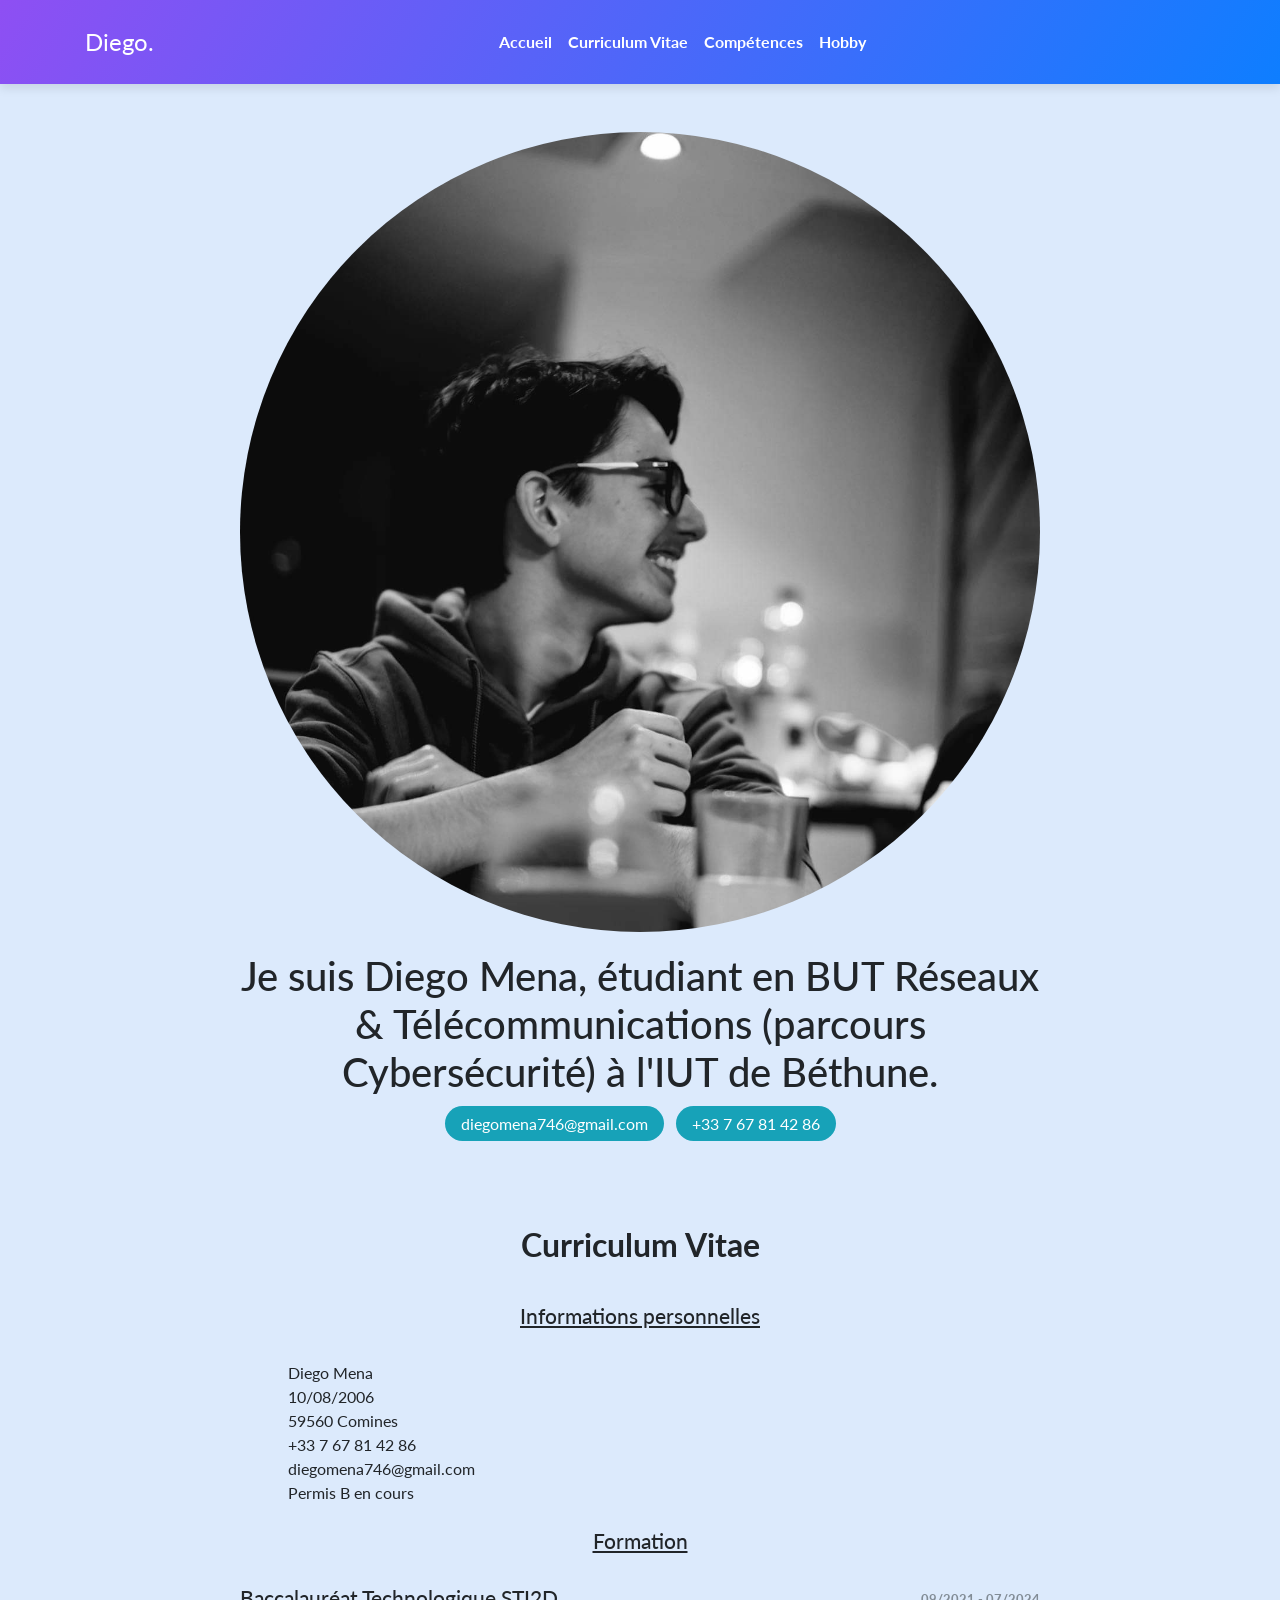
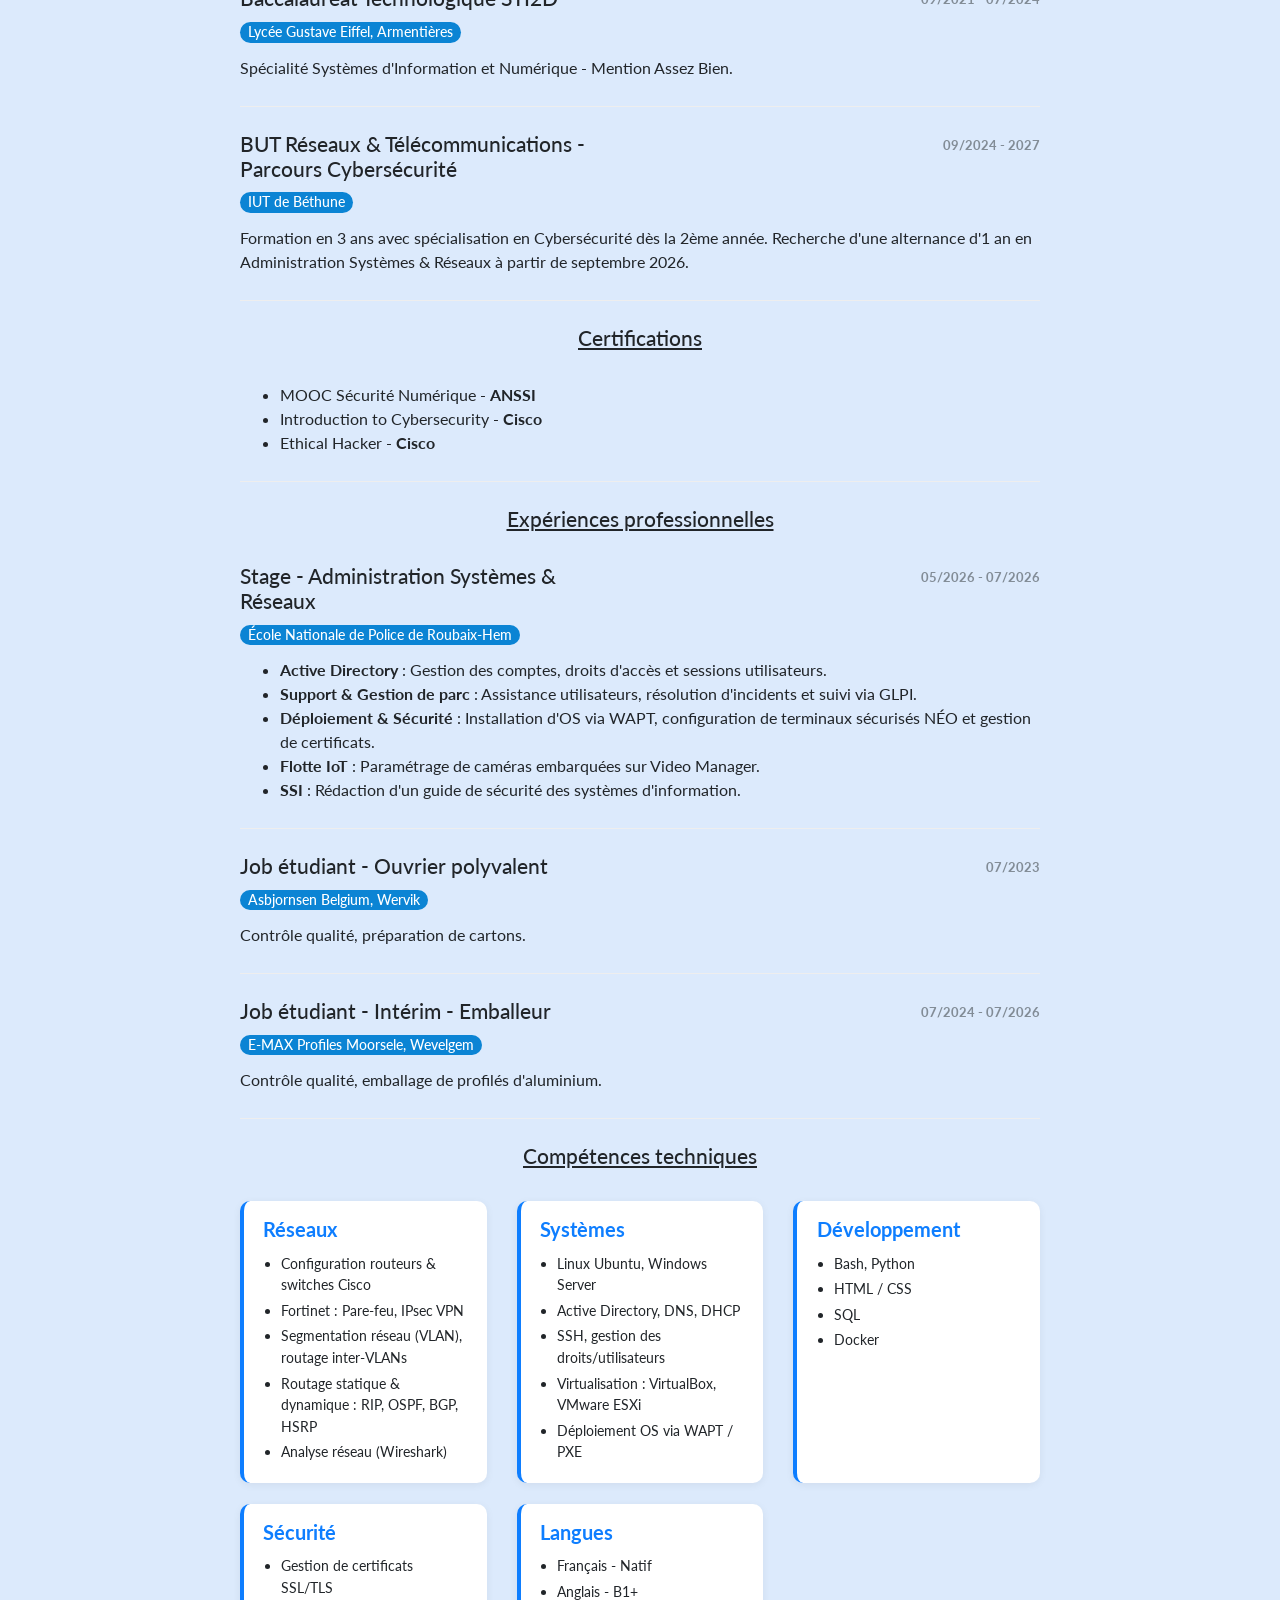
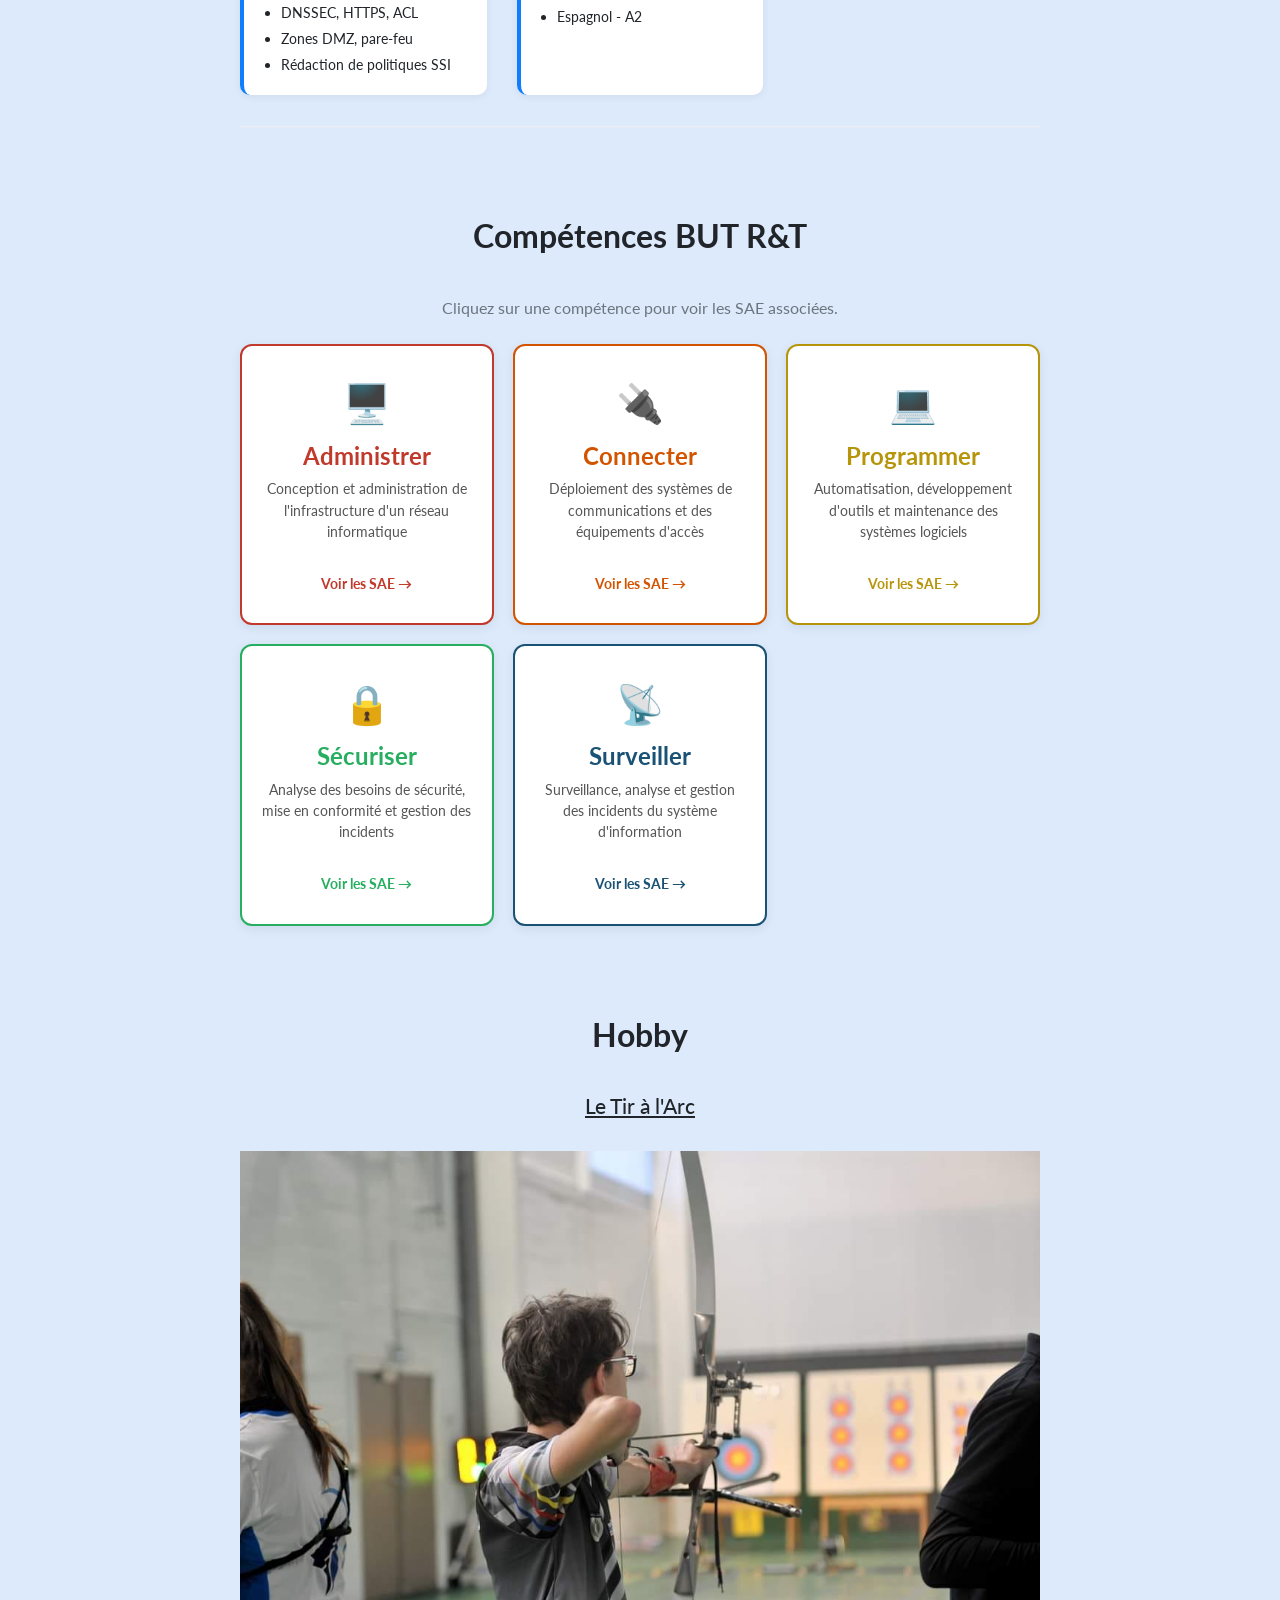
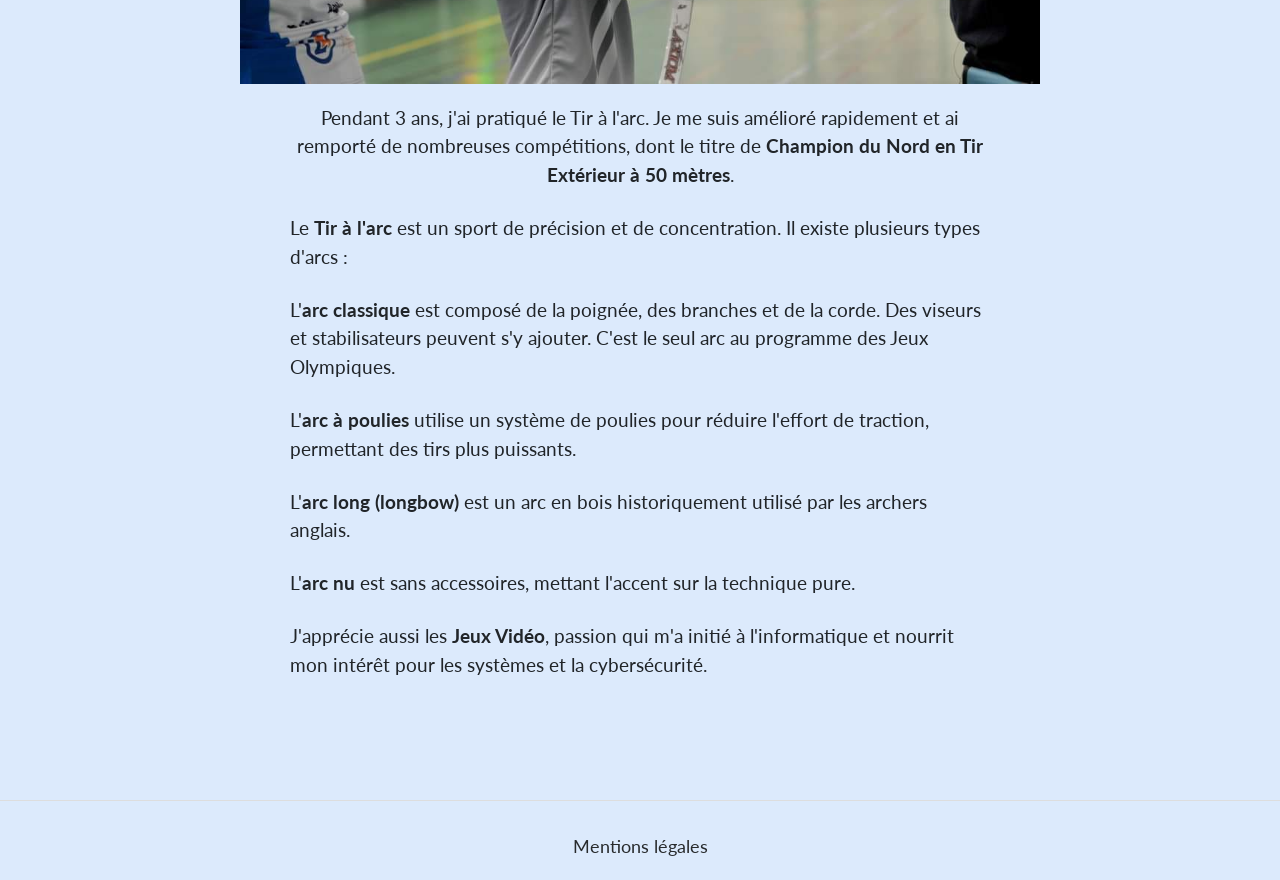
<file: index.html>
<!DOCTYPE html>
<html lang="fr">
  <head>
    <meta charset="utf-8">
    <meta name="viewport" content="width=device-width, initial-scale=1">
    <title>Diego.</title>
    <link rel="stylesheet" href="https://maxcdn.bootstrapcdn.com/bootstrap/4.0.0/css/bootstrap.min.css">
    <link rel="stylesheet" href="https://code.ionicframework.com/ionicons/2.0.1/css/ionicons.min.css">
    <link rel="stylesheet" type="text/css" href="style.css">
  </head>
  <body>
    <a id="accueil"></a>
    <nav class="navbar fixed-top navbar-expand-lg navbar-dark page-navbar gradient">
      <div class="container">
        <a class="navbar-brand logo" href="./index.html">Diego.</a>
        <button class="navbar-toggler" type="button" data-toggle="collapse" data-target="#navbarNav" aria-controls="navbarNav" aria-expanded="false" aria-label="Toggle navigation">
          <span class="navbar-toggler-icon"></span>
        </button>
        <div class="collapse navbar-collapse" id="navbarNav">
          <ul class="navbar-nav mx-auto">
            <li class="nav-item"><a class="nav-link" href="#accueil">Accueil</a></li>
            <li class="nav-item"><a class="nav-link" href="#cv">Curriculum Vitae</a></li>
            <li class="nav-item"><a class="nav-link" href="#competences">Compétences</a></li>
            <li class="nav-item"><a class="nav-link" href="#hobby">Hobby</a></li>
          </ul>
        </div>
      </div>
    </nav>

    <main class="page cv-page">
      <section class="cv-block info">
        <div class="container">

          <!-- ACCUEIL -->
          <div class="accueil group" id="accueil">
            <img class="img-fluid rounded-circle" src="photo.jpg" alt="Diego Mena">
            <h1 class="text-center">Je suis Diego Mena, étudiant en BUT Réseaux & Télécommunications (parcours Cybersécurité) à l'IUT de Béthune.</h1>
            <p class="text-center mt-3">
              <a class="badge-pill badge-info px-3 py-2 mr-2" href="mailto:diegomena746@gmail.com"><i class="ion-at"></i> diegomena746@gmail.com</a>
              <a class="badge-pill badge-info px-3 py-2" href="tel:+33767814286"><i class="ion-ios-telephone"></i> +33 7 67 81 42 86</a>
            </p>
          </div>

          <!-- CV -->
          <div class="cv group" id="cv">
            <h2 class="text-center">Curriculum Vitae</h2>

            <h3 class="text-center" style="text-decoration: underline;">Informations personnelles</h3><br>
            <div class="col-md-6">
              <div class="contact-info">
                <div class="row"><div class="col-1"><i class="ion-person icon"></i></div><div class="col-9"><span>Diego Mena</span></div></div>
                <div class="row"><div class="col-1"><i class="ion-android-calendar icon"></i></div><div class="col-9"><span>10/08/2006</span></div></div>
                <div class="row"><div class="col-1"><i class="ion-ios-location icon"></i></div><div class="col-9"><span>59560 Comines</span></div></div>
                <div class="row"><div class="col-1"><i class="ion-ios-telephone icon"></i></div><div class="col-9"><span>+33 7 67 81 42 86</span></div></div>
                <div class="row"><div class="col-1"><i class="ion-at icon"></i></div><div class="col-9"><span>diegomena746@gmail.com</span></div></div>
                <div class="row"><div class="col-1"><i class="ion-android-car icon"></i></div><div class="col-9"><span>Permis B en cours</span></div></div>
              </div>
            </div><br>

            <!-- FORMATION -->
            <h3 class="text-center" style="text-decoration: underline;">Formation</h3><br>
            <div class="item">
              <div class="row">
                <div class="col-md-6">
                  <h3>Baccalauréat Technologique STI2D</h3>
                  <h4 class="organization">Lycée Gustave Eiffel, Armentières</h4>
                </div>
                <div class="col-md-6"><time class="period">09/2021 - 07/2024</time></div>
              </div>
              <p class="text">Spécialité Systèmes d'Information et Numérique - Mention Assez Bien.</p>
            </div>
            <div class="item">
              <div class="row">
                <div class="col-md-6">
                  <h3>BUT Réseaux & Télécommunications - Parcours Cybersécurité</h3>
                  <h4 class="organization">IUT de Béthune</h4>
                </div>
                <div class="col-md-6"><time class="period">09/2024 - 2027</time></div>
              </div>
              <p class="text">Formation en 3 ans avec spécialisation en Cybersécurité dès la 2ème année. Recherche d'une alternance d'1 an en Administration Systèmes & Réseaux à partir de septembre 2026.</p>
            </div>

            <!-- CERTIFICATIONS -->
            <h3 class="text-center" style="text-decoration: underline;">Certifications</h3><br>
            <div class="item">
              <ul class="text">
                <li>MOOC Sécurité Numérique - <strong>ANSSI</strong></li>
                <li>Introduction to Cybersecurity - <strong>Cisco</strong></li>
                <li>Ethical Hacker - <strong>Cisco</strong></li>
              </ul>
            </div>

            <!-- EXPÉRIENCES -->
            <h3 class="text-center" style="text-decoration: underline;">Expériences professionnelles</h3><br>
            <div class="item">
              <div class="row">
                <div class="col-md-6">
                  <h3>Stage - Administration Systèmes & Réseaux</h3>
                  <h4 class="organization">École Nationale de Police de Roubaix-Hem</h4>
                </div>
                <div class="col-md-6"><time class="period">05/2026 - 07/2026</time></div>
              </div>
              <ul class="text">
                <li><strong>Active Directory</strong> : Gestion des comptes, droits d'accès et sessions utilisateurs.</li>
                <li><strong>Support & Gestion de parc</strong> : Assistance utilisateurs, résolution d'incidents et suivi via GLPI.</li>
                <li><strong>Déploiement & Sécurité</strong> : Installation d'OS via WAPT, configuration de terminaux sécurisés NÉO et gestion de certificats.</li>
                <li><strong>Flotte IoT</strong> : Paramétrage de caméras embarquées sur Video Manager.</li>
                <li><strong>SSI</strong> : Rédaction d'un guide de sécurité des systèmes d'information.</li>
              </ul>
            </div>
            <div class="item">
              <div class="row">
                <div class="col-md-6">
                  <h3>Job étudiant - Ouvrier polyvalent</h3>
                  <h4 class="organization">Asbjornsen Belgium, Wervik</h4>
                </div>
                <div class="col-md-6"><time class="period">07/2023</time></div>
              </div>
              <p class="text">Contrôle qualité, préparation de cartons.</p>
            </div>
            <div class="item">
              <div class="row">
                <div class="col-md-6">
                  <h3>Job étudiant - Intérim - Emballeur</h3>
                  <h4 class="organization">E-MAX Profiles Moorsele, Wevelgem</h4>
                </div>
                <div class="col-md-6"><time class="period">07/2024 - 07/2026</time></div>
              </div>
              <p class="text">Contrôle qualité, emballage de profilés d'aluminium.</p>
            </div>

            <!-- COMPÉTENCES TECHNIQUES -->
            <h3 class="text-center" style="text-decoration: underline;">Compétences techniques</h3><br>
            <div class="item skills-grid">
              <div class="row">
                <div class="col-md-4 mb-3">
                  <div class="skill-category">
                    <h5><i class="ion-network"></i> Réseaux</h5>
                    <ul>
                      <li>Configuration routeurs & switches Cisco</li>
                      <li>Fortinet : Pare-feu, IPsec VPN</li>
                      <li>Segmentation réseau (VLAN), routage inter-VLANs</li>
                      <li>Routage statique & dynamique : RIP, OSPF, BGP, HSRP</li>
                      <li>Analyse réseau (Wireshark)</li>
                    </ul>
                  </div>
                </div>
                <div class="col-md-4 mb-3">
                  <div class="skill-category">
                    <h5><i class="ion-ios-desktop"></i> Systèmes</h5>
                    <ul>
                      <li>Linux Ubuntu, Windows Server</li>
                      <li>Active Directory, DNS, DHCP</li>
                      <li>SSH, gestion des droits/utilisateurs</li>
                      <li>Virtualisation : VirtualBox, VMware ESXi</li>
                      <li>Déploiement OS via WAPT / PXE</li>
                    </ul>
                  </div>
                </div>
                <div class="col-md-4 mb-3">
                  <div class="skill-category">
                    <h5><i class="ion-code"></i> Développement</h5>
                    <ul>
                      <li>Bash, Python</li>
                      <li>HTML / CSS</li>
                      <li>SQL</li>
                      <li>Docker</li>
                    </ul>
                  </div>
                </div>
              </div>
              <div class="row">
                <div class="col-md-4 mb-3">
                  <div class="skill-category">
                    <h5><i class="ion-locked"></i> Sécurité</h5>
                    <ul>
                      <li>Gestion de certificats SSL/TLS</li>
                      <li>DNSSEC, HTTPS, ACL</li>
                      <li>Zones DMZ, pare-feu</li>
                      <li>Rédaction de politiques SSI</li>
                    </ul>
                  </div>
                </div>
                <div class="col-md-4 mb-3">
                  <div class="skill-category">
                    <h5><i class="ion-flag"></i> Langues</h5>
                    <ul>
                      <li>Français - Natif</li>
                      <li>Anglais - B1+</li>
                      <li>Espagnol - A2</li>
                    </ul>
                  </div>
                </div>
              </div>
            </div>
          </div>

          <!-- COMPÉTENCES BUT R&T -->
          <div class="group" id="competences">
            <h2 class="text-center">Compétences BUT R&T</h2>
            <p class="text-center text-muted mb-4">Cliquez sur une compétence pour voir les SAE associées.</p>
            <div class="competences-grid">

              <a href="competences/administrer.html" class="competence-card" style="--accent:#c0392b;">
                <div class="competence-icon">🖥️</div>
                <h4>Administrer</h4>
                <p>Conception et administration de l'infrastructure d'un réseau informatique</p>
                <span class="voir-sae">Voir les SAE →</span>
              </a>

              <a href="competences/connecter.html" class="competence-card" style="--accent:#d35400;">
                <div class="competence-icon">🔌</div>
                <h4>Connecter</h4>
                <p>Déploiement des systèmes de communications et des équipements d'accès</p>
                <span class="voir-sae">Voir les SAE →</span>
              </a>

              <a href="competences/programmer.html" class="competence-card" style="--accent:#b7950b;">
                <div class="competence-icon">💻</div>
                <h4>Programmer</h4>
                <p>Automatisation, développement d'outils et maintenance des systèmes logiciels</p>
                <span class="voir-sae">Voir les SAE →</span>
              </a>

              <a href="competences/securiser.html" class="competence-card" style="--accent:#27ae60;">
                <div class="competence-icon">🔒</div>
                <h4>Sécuriser</h4>
                <p>Analyse des besoins de sécurité, mise en conformité et gestion des incidents</p>
                <span class="voir-sae">Voir les SAE →</span>
              </a>

              <a href="competences/surveiller.html" class="competence-card" style="--accent:#1a5276;">
                <div class="competence-icon">📡</div>
                <h4>Surveiller</h4>
                <p>Surveillance, analyse et gestion des incidents du système d'information</p>
                <span class="voir-sae">Voir les SAE →</span>
              </a>

            </div>
          </div>

          <!-- HOBBY -->
          <div class="hobbies group" id="hobby">
            <h2 class="text-center">Hobby</h2>
            <h3 class="text-center" style="text-decoration: underline;">Le Tir à l'Arc</h3><br>
            <img class="img-fluid" src="tiralarc.jpg" alt="Tir à l'arc">
            <p class="text-center">Pendant 3 ans, j'ai pratiqué le Tir à l'arc. Je me suis amélioré rapidement et ai remporté de nombreuses compétitions, dont le titre de <strong>Champion du Nord en Tir Extérieur à 50 mètres</strong>.</p><br>

            <p>Le <strong>Tir à l'arc</strong> est un sport de précision et de concentration. Il existe plusieurs types d'arcs :</p><br>
            <p>L'<strong>arc classique</strong> est composé de la poignée, des branches et de la corde. Des viseurs et stabilisateurs peuvent s'y ajouter. C'est le seul arc au programme des Jeux Olympiques.</p><br>
            <p>L'<strong>arc à poulies</strong> utilise un système de poulies pour réduire l'effort de traction, permettant des tirs plus puissants.</p><br>
            <p>L'<strong>arc long (longbow)</strong> est un arc en bois historiquement utilisé par les archers anglais.</p><br>
            <p>L'<strong>arc nu</strong> est sans accessoires, mettant l'accent sur la technique pure.</p><br>

            <p>J'apprécie aussi les <strong>Jeux Vidéo</strong>, passion qui m'a initié à l'informatique et nourrit mon intérêt pour les systèmes et la cybersécurité.</p>
          </div>

        </div>
      </section>

      <footer class="page-footer">
        <div class="container">
          <a href="./mentionslegales.html">Mentions légales</a>
        </div>
      </footer>
    </main>

    <script src="https://code.jquery.com/jquery-3.2.1.min.js"></script>
    <script src="https://maxcdn.bootstrapcdn.com/bootstrap/4.0.0/js/bootstrap.min.js"></script>
    <script src="script.js"></script>
  </body>
</html>
</file>
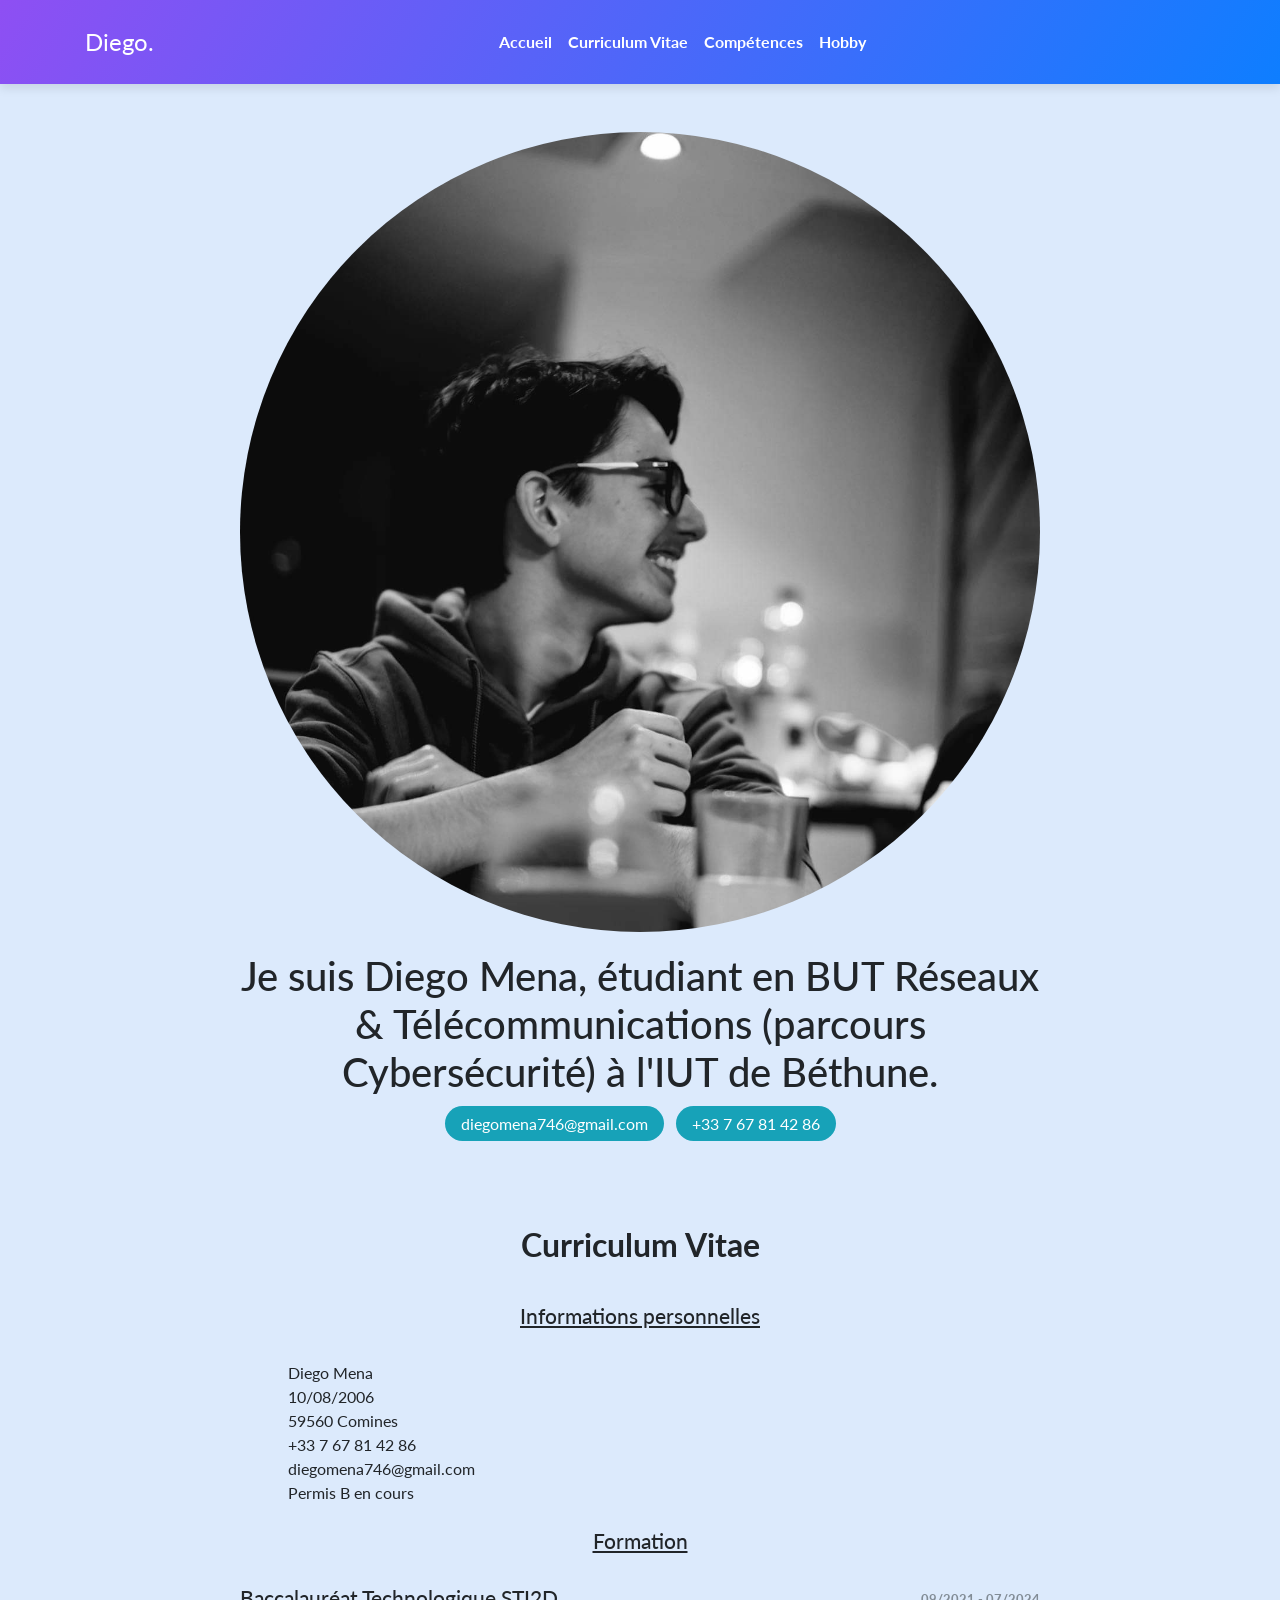
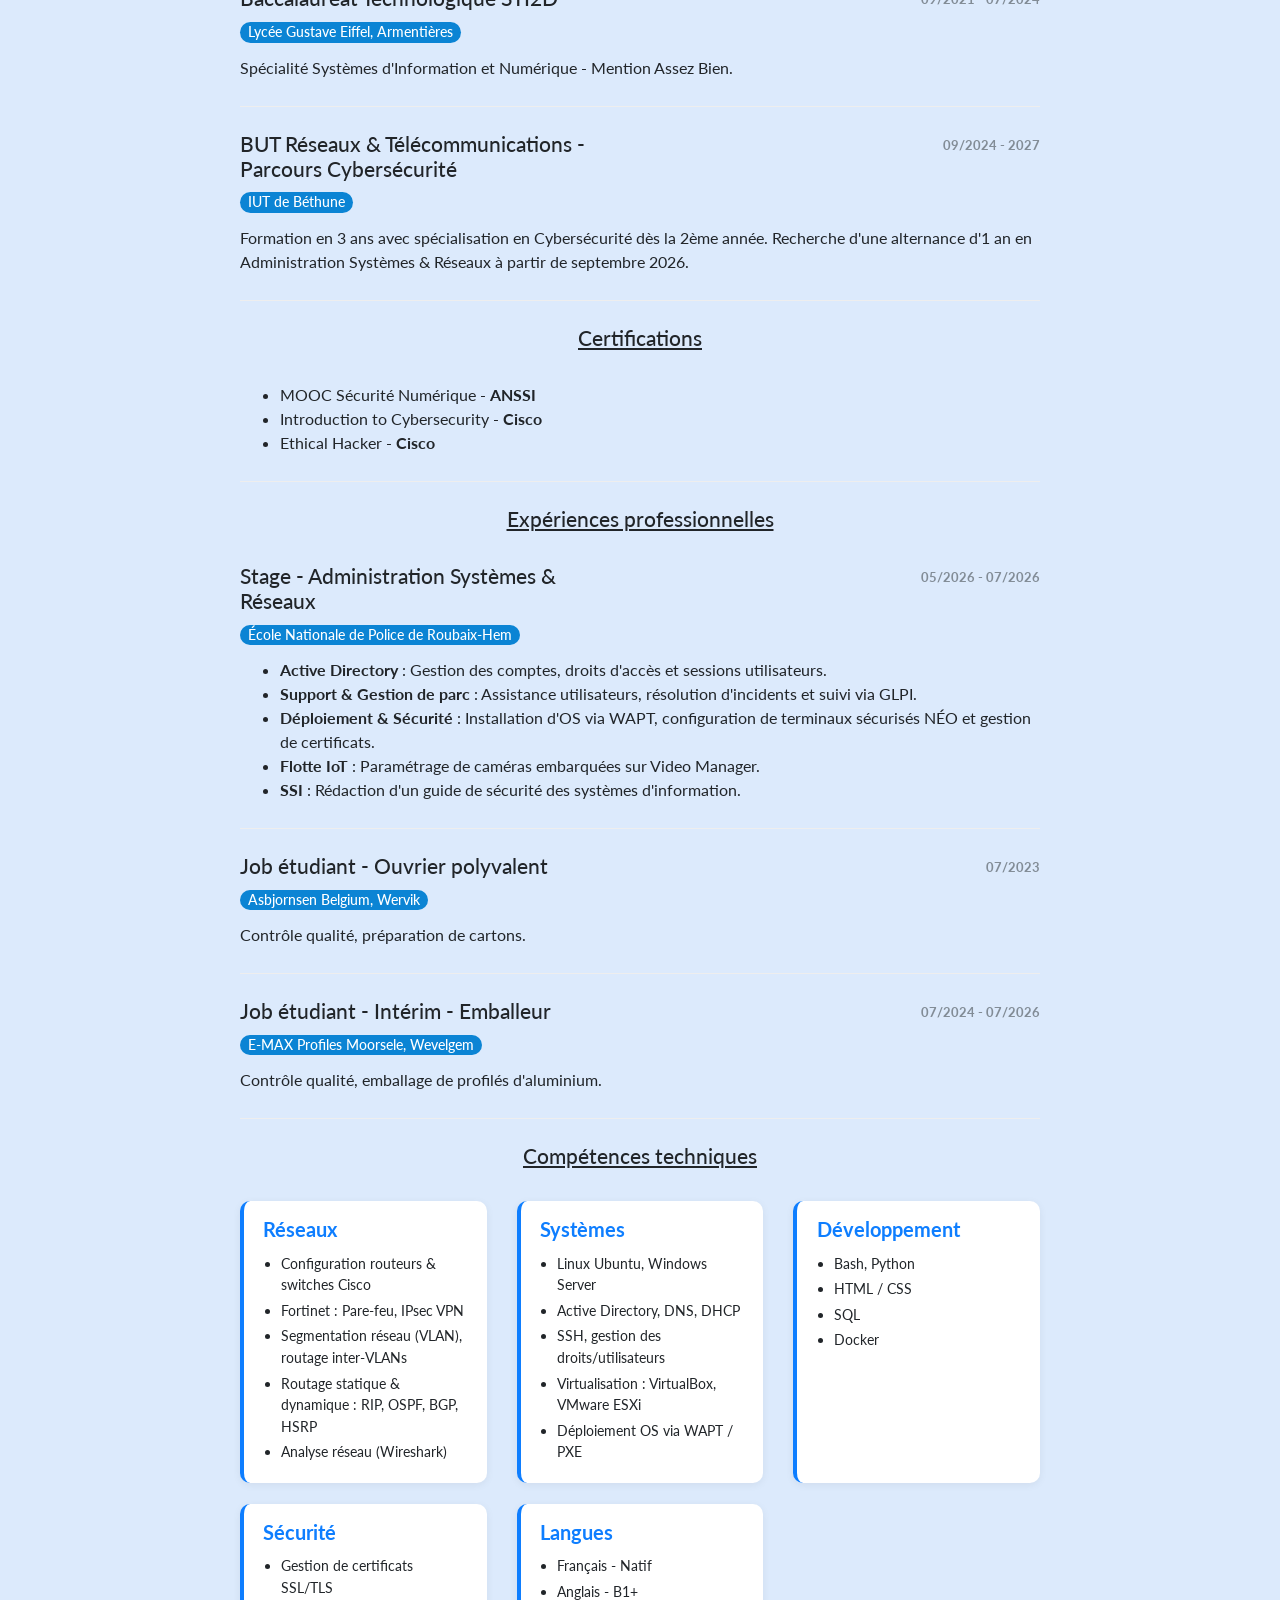
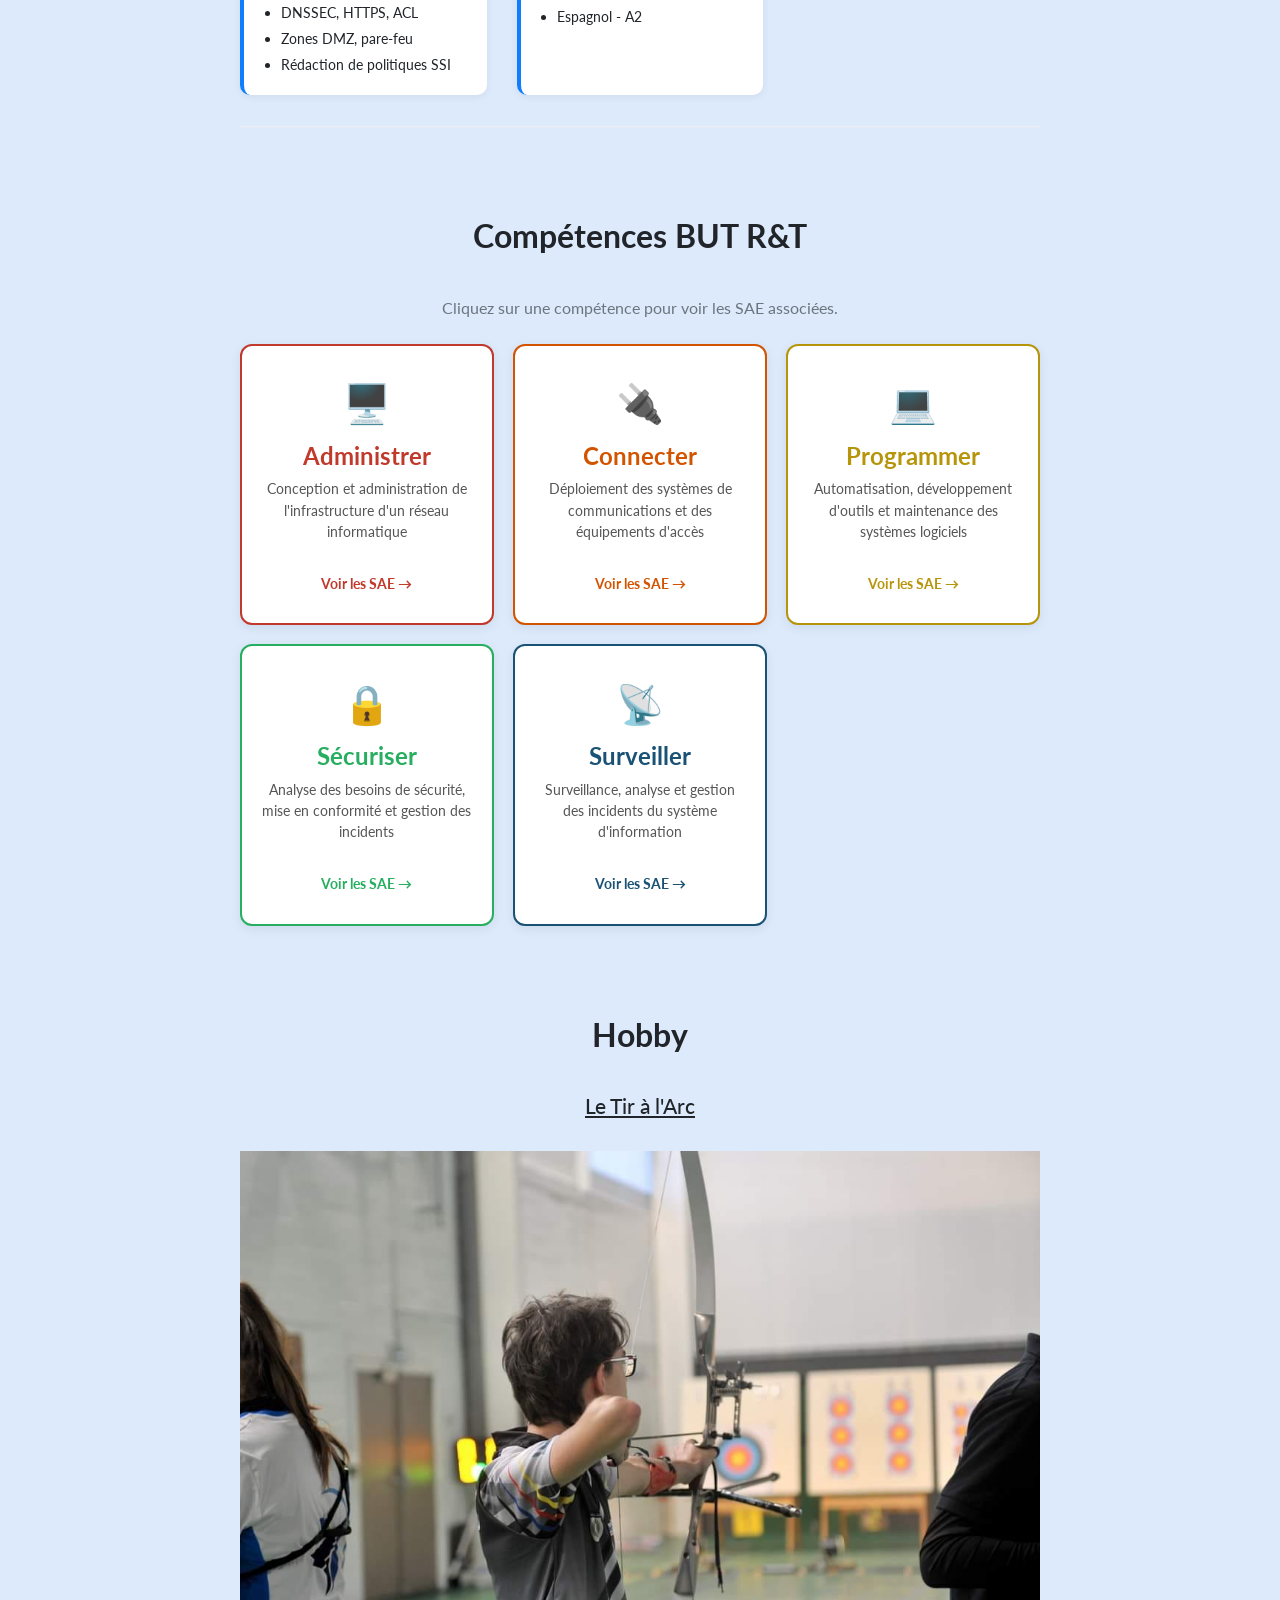
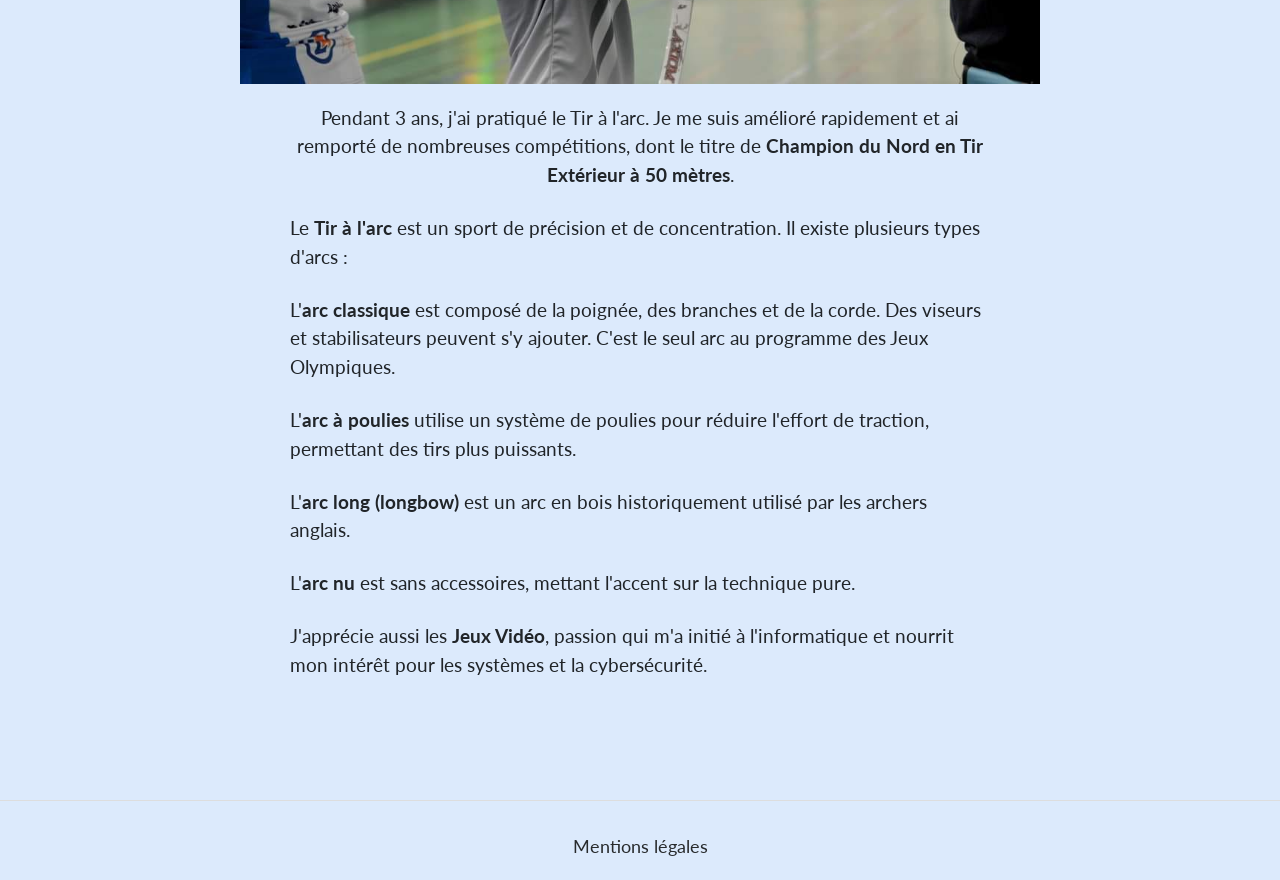
<file: cv.html>
<!DOCTYPE html>
<html lang="fr">
  <head>
    <meta charset="utf-8">
    <meta name="viewport" content="width=device-width, initial-scale=1">
    <title>Diego.</title>
    <link rel="stylesheet" href="https://maxcdn.bootstrapcdn.com/bootstrap/4.0.0/css/bootstrap.min.css">
    <link rel="stylesheet" href="https://code.ionicframework.com/ionicons/2.0.1/css/ionicons.min.css">
    <link rel="stylesheet" type="text/css" href="style.css">
  </head>
  <body>
    <a id="accueil"></a>
    <nav class="navbar fixed-top navbar-expand-lg navbar-dark page-navbar gradient">
      <div class="container">
        <a class="navbar-brand logo" href="./cv.html#accueil">Diego.</a>
        <button class="navbar-toggler" type="button" data-toggle="collapse" data-target="#navbarNav" aria-controls="navbarNav" aria-expanded="false" aria-label="Toggle navigation">
          <span class="navbar-toggler-icon"></span>
        </button>
        <div class="collapse navbar-collapse" id="navbarNav">
          <ul class="navbar-nav mx-auto">
            <li class="nav-item"><a class="nav-link" href="#accueil">Accueil</a></li>
            <li class="nav-item"><a class="nav-link" href="#cv">Curriculum Vitae</a></li>
            <li class="nav-item"><a class="nav-link" href="#competences">Compétences</a></li>
            <li class="nav-item"><a class="nav-link" href="#hobby">Hobby</a></li>
          </ul>
        </div>
      </div>
    </nav>

    <main class="page cv-page">
      <section class="cv-block info">
        <div class="container">

          <!-- ACCUEIL -->
          <div class="accueil group" id="accueil">
            <img class="img-fluid rounded-circle" src="photo.jpg" alt="Diego Mena">
            <h1 class="text-center">Je suis Diego Mena, étudiant en BUT Réseaux & Télécommunications (parcours Cybersécurité) à l'IUT de Béthune.</h1>
            <p class="text-center mt-3">
              <a class="badge-pill badge-info px-3 py-2 mr-2" href="mailto:diegomena746@gmail.com"><i class="ion-at"></i> diegomena746@gmail.com</a>
              <a class="badge-pill badge-info px-3 py-2" href="tel:+33767814286"><i class="ion-ios-telephone"></i> +33 7 67 81 42 86</a>
            </p>
          </div>

          <!-- CV -->
          <div class="cv group" id="cv">
            <h2 class="text-center">Curriculum Vitae</h2>

            <h3 class="text-center" style="text-decoration: underline;">Informations personnelles</h3><br>
            <div class="col-md-6">
              <div class="contact-info">
                <div class="row"><div class="col-1"><i class="ion-person icon"></i></div><div class="col-9"><span>Diego Mena</span></div></div>
                <div class="row"><div class="col-1"><i class="ion-android-calendar icon"></i></div><div class="col-9"><span>10/08/2006</span></div></div>
                <div class="row"><div class="col-1"><i class="ion-ios-location icon"></i></div><div class="col-9"><span>59560 Comines</span></div></div>
                <div class="row"><div class="col-1"><i class="ion-ios-telephone icon"></i></div><div class="col-9"><span>+33 7 67 81 42 86</span></div></div>
                <div class="row"><div class="col-1"><i class="ion-at icon"></i></div><div class="col-9"><span>diegomena746@gmail.com</span></div></div>
                <div class="row"><div class="col-1"><i class="ion-android-car icon"></i></div><div class="col-9"><span>Permis B en cours</span></div></div>
              </div>
            </div><br>

            <!-- FORMATION -->
            <h3 class="text-center" style="text-decoration: underline;">Formation</h3><br>
            <div class="item">
              <div class="row">
                <div class="col-md-6">
                  <h3>Baccalauréat Technologique STI2D</h3>
                  <h4 class="organization">Lycée Gustave Eiffel, Armentières</h4>
                </div>
                <div class="col-md-6"><time class="period">09/2021 - 07/2024</time></div>
              </div>
              <p class="text">Spécialité Systèmes d'Information et Numérique - Mention Assez Bien.</p>
            </div>
            <div class="item">
              <div class="row">
                <div class="col-md-6">
                  <h3>BUT Réseaux & Télécommunications - Parcours Cybersécurité</h3>
                  <h4 class="organization">IUT de Béthune</h4>
                </div>
                <div class="col-md-6"><time class="period">09/2024 - 2027</time></div>
              </div>
              <p class="text">Formation en 3 ans avec spécialisation en Cybersécurité dès la 2ème année. Recherche d'une alternance d'1 an en Administration Systèmes & Réseaux à partir de septembre 2026.</p>
            </div>

            <!-- CERTIFICATIONS -->
            <h3 class="text-center" style="text-decoration: underline;">Certifications</h3><br>
            <div class="item">
              <ul class="text">
                <li>MOOC Sécurité Numérique - <strong>ANSSI</strong></li>
                <li>Introduction to Cybersecurity - <strong>Cisco</strong></li>
                <li>Ethical Hacker - <strong>Cisco</strong></li>
              </ul>
            </div>

            <!-- EXPÉRIENCES -->
            <h3 class="text-center" style="text-decoration: underline;">Expériences professionnelles</h3><br>
            <div class="item">
              <div class="row">
                <div class="col-md-6">
                  <h3>Stage - Administration Systèmes & Réseaux</h3>
                  <h4 class="organization">École Nationale de Police de Roubaix-Hem</h4>
                </div>
                <div class="col-md-6"><time class="period">05/2026 - 07/2026</time></div>
              </div>
              <ul class="text">
                <li><strong>Active Directory</strong> : Gestion des comptes, droits d'accès et sessions utilisateurs.</li>
                <li><strong>Support & Gestion de parc</strong> : Assistance utilisateurs, résolution d'incidents et suivi via GLPI.</li>
                <li><strong>Déploiement & Sécurité</strong> : Installation d'OS via WAPT, configuration de terminaux sécurisés NÉO et gestion de certificats.</li>
                <li><strong>Flotte IoT</strong> : Paramétrage de caméras embarquées sur Video Manager.</li>
                <li><strong>SSI</strong> : Rédaction d'un guide de sécurité des systèmes d'information.</li>
              </ul>
            </div>
            <div class="item">
              <div class="row">
                <div class="col-md-6">
                  <h3>Job étudiant - Ouvrier polyvalent</h3>
                  <h4 class="organization">Asbjornsen Belgium, Wervik</h4>
                </div>
                <div class="col-md-6"><time class="period">07/2023</time></div>
              </div>
              <p class="text">Contrôle qualité, préparation de cartons.</p>
            </div>
            <div class="item">
              <div class="row">
                <div class="col-md-6">
                  <h3>Job étudiant - Intérim - Emballeur</h3>
                  <h4 class="organization">E-MAX Profiles Moorsele, Wevelgem</h4>
                </div>
                <div class="col-md-6"><time class="period">07/2024 - 07/2026</time></div>
              </div>
              <p class="text">Contrôle qualité, emballage de profilés d'aluminium.</p>
            </div>

            <!-- COMPÉTENCES TECHNIQUES -->
            <h3 class="text-center" style="text-decoration: underline;">Compétences techniques</h3><br>
            <div class="item skills-grid">
              <div class="row">
                <div class="col-md-4 mb-3">
                  <div class="skill-category">
                    <h5><i class="ion-network"></i> Réseaux</h5>
                    <ul>
                      <li>Configuration routeurs & switches Cisco</li>
                      <li>Fortinet : Pare-feu, IPsec VPN</li>
                      <li>Segmentation réseau (VLAN), routage inter-VLANs</li>
                      <li>Routage statique & dynamique : RIP, OSPF, BGP, HSRP</li>
                      <li>Analyse réseau (Wireshark)</li>
                    </ul>
                  </div>
                </div>
                <div class="col-md-4 mb-3">
                  <div class="skill-category">
                    <h5><i class="ion-ios-desktop"></i> Systèmes</h5>
                    <ul>
                      <li>Linux Ubuntu, Windows Server</li>
                      <li>Active Directory, DNS, DHCP</li>
                      <li>SSH, gestion des droits/utilisateurs</li>
                      <li>Virtualisation : VirtualBox, VMware ESXi</li>
                      <li>Déploiement OS via WAPT / PXE</li>
                    </ul>
                  </div>
                </div>
                <div class="col-md-4 mb-3">
                  <div class="skill-category">
                    <h5><i class="ion-code"></i> Développement</h5>
                    <ul>
                      <li>Bash, Python</li>
                      <li>HTML / CSS</li>
                      <li>SQL</li>
                      <li>Docker</li>
                    </ul>
                  </div>
                </div>
              </div>
              <div class="row">
                <div class="col-md-4 mb-3">
                  <div class="skill-category">
                    <h5><i class="ion-locked"></i> Sécurité</h5>
                    <ul>
                      <li>Gestion de certificats SSL/TLS</li>
                      <li>DNSSEC, HTTPS, ACL</li>
                      <li>Zones DMZ, pare-feu</li>
                      <li>Rédaction de politiques SSI</li>
                    </ul>
                  </div>
                </div>
                <div class="col-md-4 mb-3">
                  <div class="skill-category">
                    <h5><i class="ion-flag"></i> Langues</h5>
                    <ul>
                      <li>Français - Natif</li>
                      <li>Anglais - B1+</li>
                      <li>Espagnol - A2</li>
                    </ul>
                  </div>
                </div>
              </div>
            </div>
          </div>

          <!-- COMPÉTENCES BUT R&T -->
          <div class="group" id="competences">
            <h2 class="text-center">Compétences BUT R&T</h2>
            <p class="text-center text-muted mb-4">Cliquez sur une compétence pour voir les SAE associées.</p>
            <div class="competences-grid">

              <a href="competences/administrer.html" class="competence-card" style="--accent:#c0392b;">
                <div class="competence-icon">🖥️</div>
                <h4>Administrer</h4>
                <p>Conception et administration de l'infrastructure d'un réseau informatique</p>
                <span class="voir-sae">Voir les SAE →</span>
              </a>

              <a href="competences/connecter.html" class="competence-card" style="--accent:#d35400;">
                <div class="competence-icon">🔌</div>
                <h4>Connecter</h4>
                <p>Déploiement des systèmes de communications et des équipements d'accès</p>
                <span class="voir-sae">Voir les SAE →</span>
              </a>

              <a href="competences/programmer.html" class="competence-card" style="--accent:#b7950b;">
                <div class="competence-icon">💻</div>
                <h4>Programmer</h4>
                <p>Automatisation, développement d'outils et maintenance des systèmes logiciels</p>
                <span class="voir-sae">Voir les SAE →</span>
              </a>

              <a href="competences/securiser.html" class="competence-card" style="--accent:#27ae60;">
                <div class="competence-icon">🔒</div>
                <h4>Sécuriser</h4>
                <p>Analyse des besoins de sécurité, mise en conformité et gestion des incidents</p>
                <span class="voir-sae">Voir les SAE →</span>
              </a>

              <a href="competences/surveiller.html" class="competence-card" style="--accent:#1a5276;">
                <div class="competence-icon">📡</div>
                <h4>Surveiller</h4>
                <p>Surveillance, analyse et gestion des incidents du système d'information</p>
                <span class="voir-sae">Voir les SAE →</span>
              </a>

            </div>
          </div>

          <!-- HOBBY -->
          <div class="hobbies group" id="hobby">
            <h2 class="text-center">Hobby</h2>
            <h3 class="text-center" style="text-decoration: underline;">Le Tir à l'Arc</h3><br>
            <img class="img-fluid" src="tiralarc.jpg" alt="Tir à l'arc">
            <p class="text-center">Pendant 3 ans, j'ai pratiqué le Tir à l'arc. Je me suis amélioré rapidement et ai remporté de nombreuses compétitions, dont le titre de <strong>Champion du Nord en Tir Extérieur à 50 mètres</strong>.</p><br>

            <p>Le <strong>Tir à l'arc</strong> est un sport de précision et de concentration. Il existe plusieurs types d'arcs :</p><br>
            <p>L'<strong>arc classique</strong> est composé de la poignée, des branches et de la corde. Des viseurs et stabilisateurs peuvent s'y ajouter. C'est le seul arc au programme des Jeux Olympiques.</p><br>
            <p>L'<strong>arc à poulies</strong> utilise un système de poulies pour réduire l'effort de traction, permettant des tirs plus puissants.</p><br>
            <p>L'<strong>arc long (longbow)</strong> est un arc en bois historiquement utilisé par les archers anglais.</p><br>
            <p>L'<strong>arc nu</strong> est sans accessoires, mettant l'accent sur la technique pure.</p><br>

            <p>J'apprécie aussi les <strong>Jeux Vidéo</strong>, passion qui m'a initié à l'informatique et nourrit mon intérêt pour les systèmes et la cybersécurité.</p>
          </div>

        </div>
      </section>

      <footer class="page-footer">
        <div class="container">
          <a href="./mentionslegales.html">Mentions légales</a>
        </div>
      </footer>
    </main>

    <script src="https://code.jquery.com/jquery-3.2.1.min.js"></script>
    <script src="https://maxcdn.bootstrapcdn.com/bootstrap/4.0.0/js/bootstrap.min.js"></script>
    <script src="script.js"></script>
  </body>
</html>
</file>
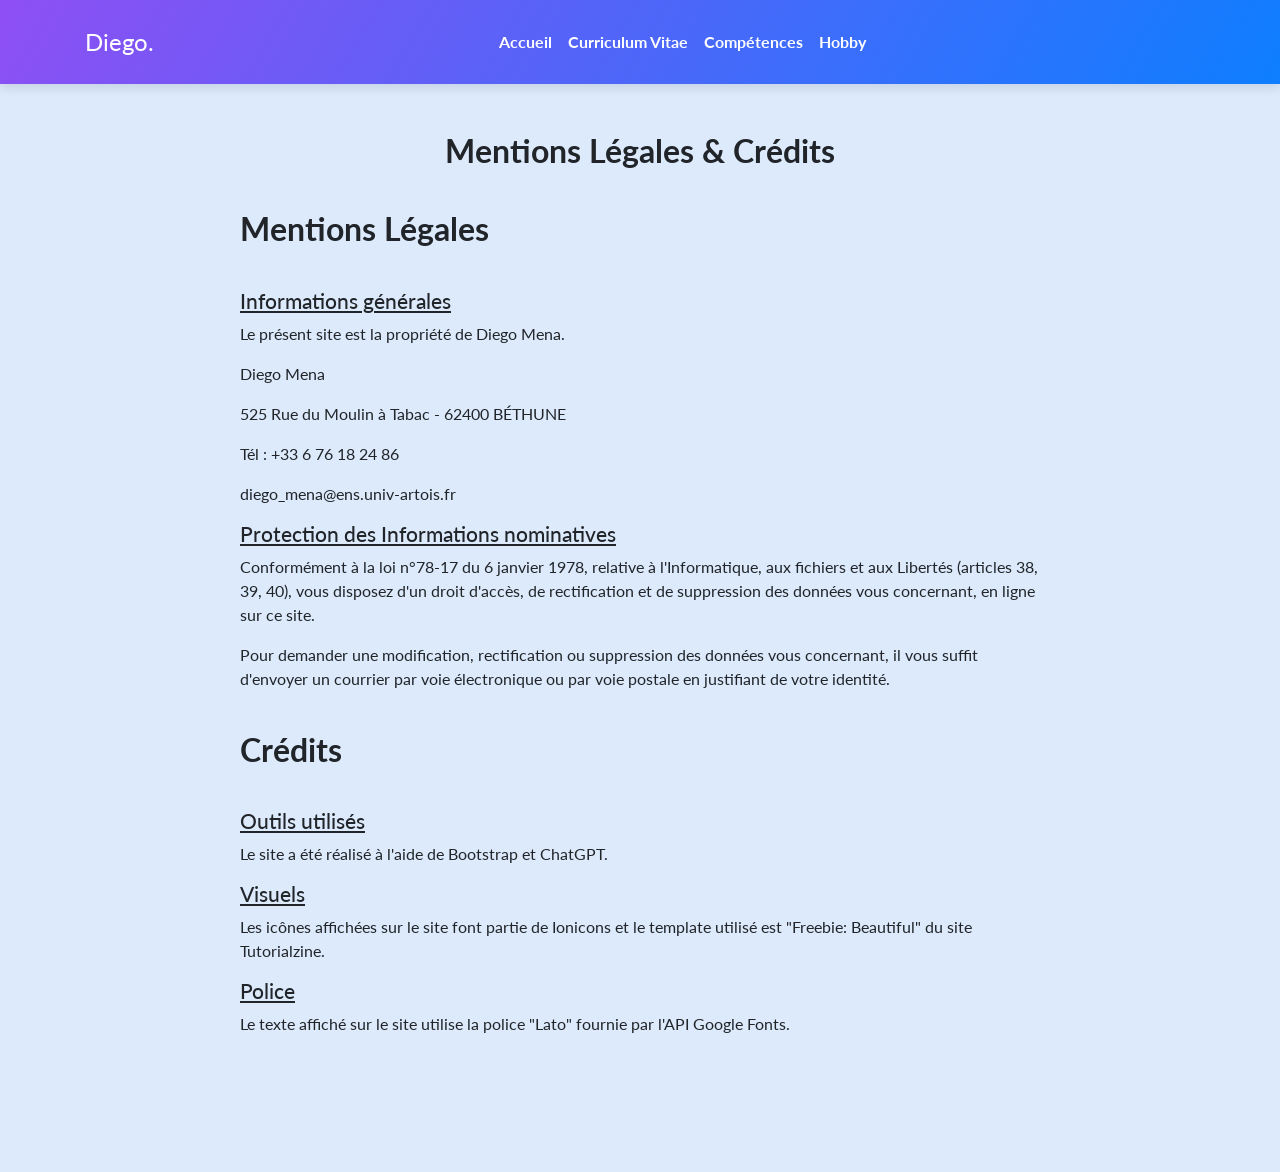
<file: mentionslegales.html>
<!DOCTYPE html>
<html>
  <head>
    <meta charset="utf-8">
    <meta name="viewport" content="width=device-width, initial-scale=1">
    <title>Diego.</title>
    <link rel="stylesheet" href="https://maxcdn.bootstrapcdn.com/bootstrap/4.0.0/css/bootstrap.min.css">
    <link rel="stylesheet" type="text/css" href="style.css">
  </head>
  <body>
    <a id="accueil"></a>
    <nav class="navbar fixed-top navbar-expand-lg navbar-dark page-navbar gradient">
      <div class="container">
        <a class="navbar-brand logo" href="./index.html">Diego.</a>
        <button class="navbar-toggler" type="button" data-toggle="collapse" data-target="#navbarNav" aria-controls="navbarNav" aria-expanded="false" aria-label="Toggle navigation">
          <span class="navbar-toggler-icon"></span>
        </button>
        <div class="collapse navbar-collapse" id="navbarNav">
          <ul class="navbar-nav mx-auto">
            <li class="nav-item"><a class="nav-link" href="./index.html#accueil">Accueil</a></li>
            <li class="nav-item"><a class="nav-link" href="./index.html#cv">Curriculum Vitae</a></li>
            <li class="nav-item"><a class="nav-link" href="./index.html#competences">Compétences</a></li>
            <li class="nav-item"><a class="nav-link" href="./index.html#hobby">Hobby</a></li>
          </ul>
        </div>
      </div>
    </nav>

    <main class="page cv-page">
      <section class="cv-block info">
        <div class="container">
          <div class="group">
            <h2 class="text-center">Mentions Légales & Crédits</h2>
            <h2>Mentions Légales</h2>
            <h3 style="text-decoration: underline;">Informations générales</h3>
            <p>Le présent site est la propriété de Diego Mena.</p>
            <p>Diego Mena</p>
            <p>525 Rue du Moulin à Tabac - 62400 BÉTHUNE</p>
            <p>Tél : +33 6 76 18 24 86</p>
            <p>diego_mena@ens.univ-artois.fr</p>
            
            <h3 style="text-decoration: underline;">Protection des Informations nominatives</h3>
            <p>Conformément à la loi n°78-17 du 6 janvier 1978, relative à l'Informatique, aux fichiers et aux Libertés (articles 38, 39, 40), vous disposez d'un droit d'accès, de rectification et de suppression des données vous concernant, en ligne sur ce site.</p>
            <p>Pour demander une modification, rectification ou suppression des données vous concernant, il vous suffit d'envoyer un courrier par voie électronique ou par voie postale en justifiant de votre identité.</p>
            <br>
            <h2>Crédits</h2>
            <h3 style="text-decoration: underline;">Outils utilisés</h3>
            <p>Le site a été réalisé à l'aide de Bootstrap et ChatGPT.</p>
            <h3 style="text-decoration: underline;">Visuels</h3>
            <p>Les icônes affichées sur le site font partie de Ionicons et le template utilisé est "Freebie: Beautiful" du site Tutorialzine.</p>
            <h3 style="text-decoration: underline;">Police</h3>
            <p>Le texte affiché sur le site utilise la police "Lato" fournie par l'API Google Fonts.</p>
          </div>
        </div>
      </section>
    </main>
  </body>
</html>
</file>
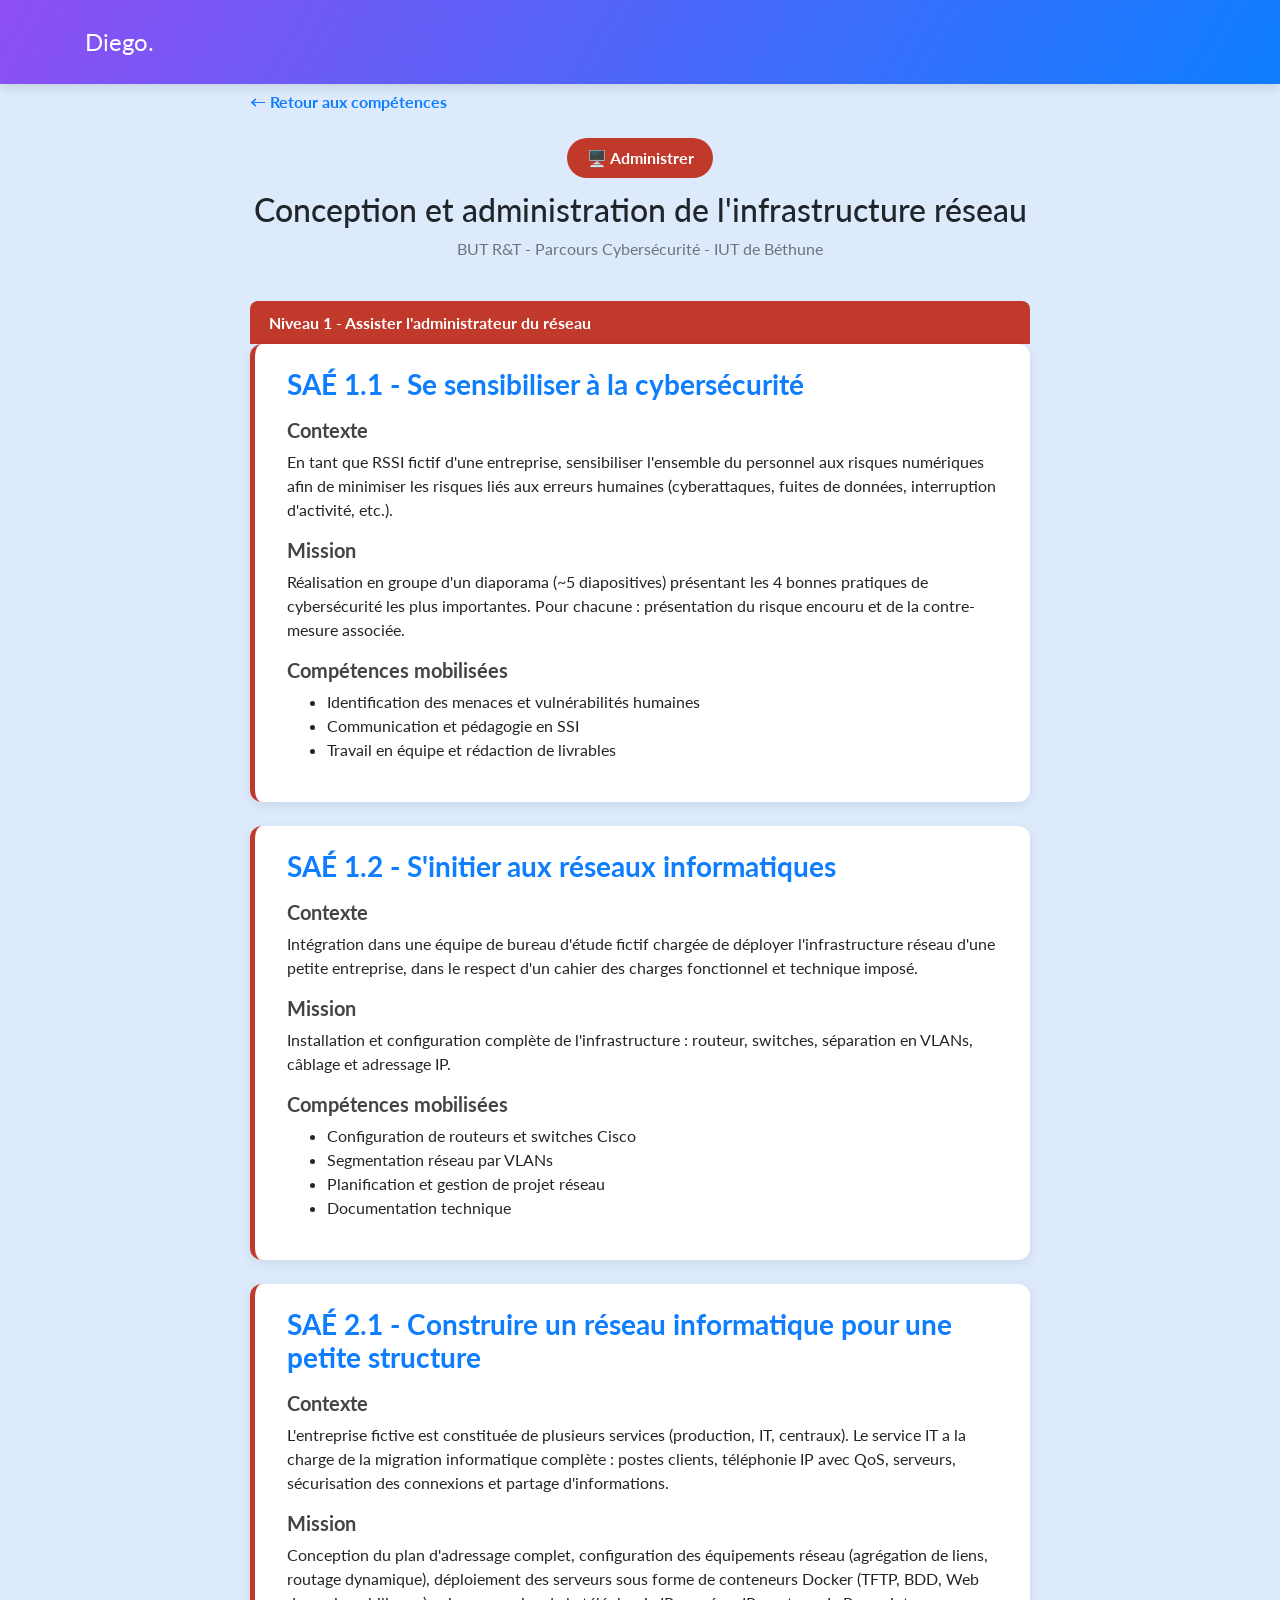
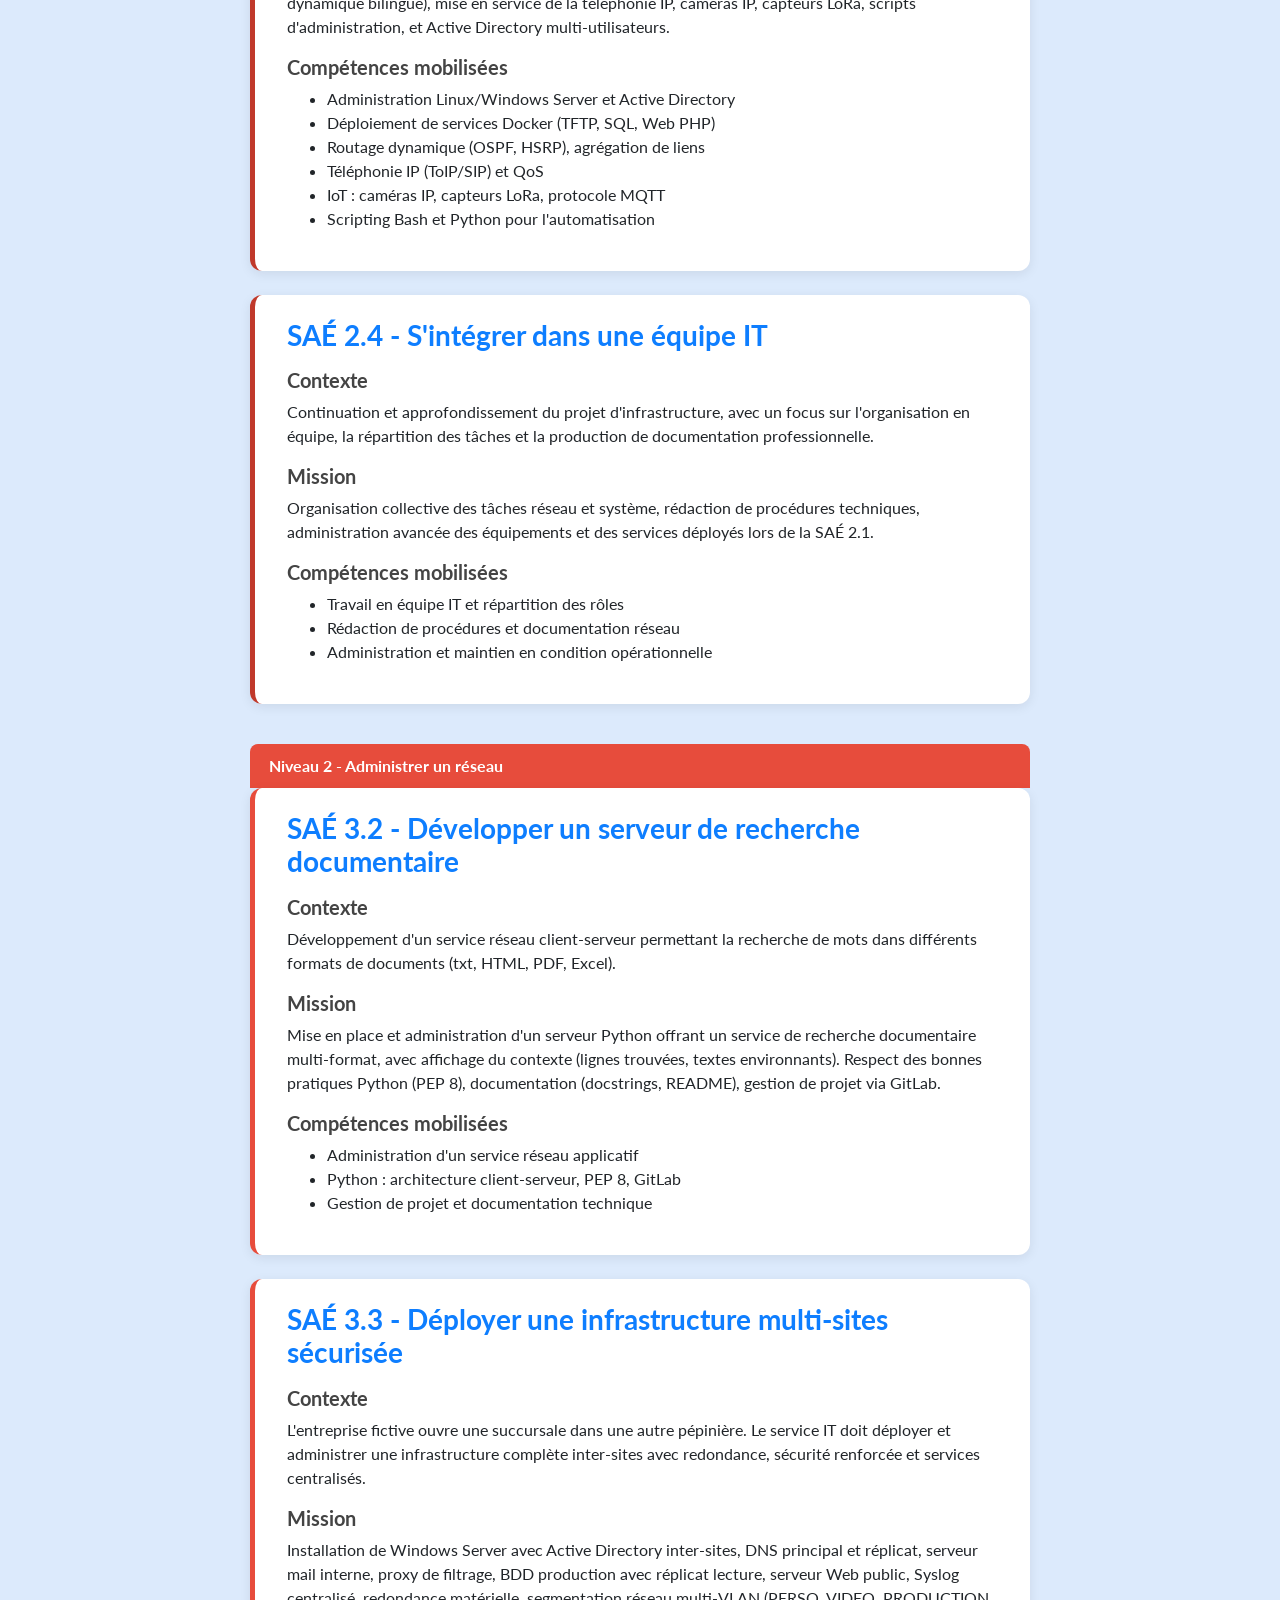
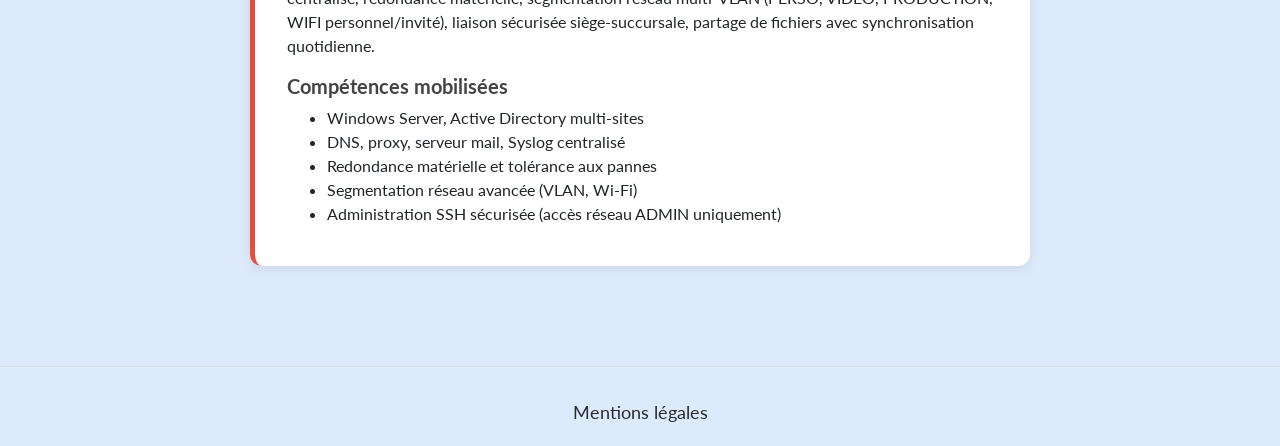
<file: competences/administrer.html>
<!DOCTYPE html>
<html lang="fr">
<head>
  <meta charset="utf-8">
  <meta name="viewport" content="width=device-width, initial-scale=1">
  <title>Administrer - Diego Mena</title>
  <link rel="stylesheet" href="https://maxcdn.bootstrapcdn.com/bootstrap/4.0.0/css/bootstrap.min.css">
  <link rel="stylesheet" type="text/css" href="../style.css">
</head>
<body style="background-color: rgb(220, 234, 252);">
  <nav class="navbar fixed-top navbar-expand-lg navbar-dark page-navbar gradient">
    <div class="container">
      <a class="navbar-brand logo" href="../index.html">Diego.</a>
    </div>
  </nav>

  <div class="sae-page">
    <a href="../index.html#competences" class="back-btn">← Retour aux compétences</a>
    <div class="sae-header">
      <span class="badge-competence" style="background:#c0392b;">🖥️ Administrer</span>
      <h2>Conception et administration de l'infrastructure réseau</h2>
      <p class="text-muted">BUT R&T - Parcours Cybersécurité - IUT de Béthune</p>
    </div>

    <!-- NIVEAU 1 -->
    <div class="niveau-section">
      <div class="niveau-header" style="background:#c0392b;">Niveau 1 - Assister l'administrateur du réseau</div>

      <div class="sae-card" style="border-left-color:#c0392b;">
        <h3>SAÉ 1.1 - Se sensibiliser à la cybersécurité</h3>
        <h5>Contexte</h5>
        <p>En tant que RSSI fictif d'une entreprise, sensibiliser l'ensemble du personnel aux risques numériques afin de minimiser les risques liés aux erreurs humaines (cyberattaques, fuites de données, interruption d'activité, etc.).</p>
        <h5>Mission</h5>
        <p>Réalisation en groupe d'un diaporama (~5 diapositives) présentant les 4 bonnes pratiques de cybersécurité les plus importantes. Pour chacune : présentation du risque encouru et de la contre-mesure associée.</p>
        <h5>Compétences mobilisées</h5>
        <ul>
          <li>Identification des menaces et vulnérabilités humaines</li>
          <li>Communication et pédagogie en SSI</li>
          <li>Travail en équipe et rédaction de livrables</li>
        </ul>
      </div>

      <div class="sae-card" style="border-left-color:#c0392b;">
        <h3>SAÉ 1.2 - S'initier aux réseaux informatiques</h3>
        <h5>Contexte</h5>
        <p>Intégration dans une équipe de bureau d'étude fictif chargée de déployer l'infrastructure réseau d'une petite entreprise, dans le respect d'un cahier des charges fonctionnel et technique imposé.</p>
        <h5>Mission</h5>
        <p>Installation et configuration complète de l'infrastructure : routeur, switches, séparation en VLANs, câblage et adressage IP. </p>
        <h5>Compétences mobilisées</h5>
        <ul>
          <li>Configuration de routeurs et switches Cisco</li>
          <li>Segmentation réseau par VLANs</li>
          <li>Planification et gestion de projet réseau</li>
          <li>Documentation technique</li>
        </ul>
      </div>

      <div class="sae-card" style="border-left-color:#c0392b;">
        <h3>SAÉ 2.1 - Construire un réseau informatique pour une petite structure</h3>
        <h5>Contexte</h5>
        <p>L'entreprise fictive est constituée de plusieurs services (production, IT, centraux). Le service IT a la charge de la migration informatique complète : postes clients, téléphonie IP avec QoS, serveurs, sécurisation des connexions et partage d'informations.</p>
        <h5>Mission</h5>
        <p>Conception du plan d'adressage complet, configuration des équipements réseau (agrégation de liens, routage dynamique), déploiement des serveurs sous forme de conteneurs Docker (TFTP, BDD, Web dynamique bilingue), mise en service de la téléphonie IP, caméras IP, capteurs LoRa, scripts d'administration, et Active Directory multi-utilisateurs.</p>
        <h5>Compétences mobilisées</h5>
        <ul>
          <li>Administration Linux/Windows Server et Active Directory</li>
          <li>Déploiement de services Docker (TFTP, SQL, Web PHP)</li>
          <li>Routage dynamique (OSPF, HSRP), agrégation de liens</li>
          <li>Téléphonie IP (ToIP/SIP) et QoS</li>
          <li>IoT : caméras IP, capteurs LoRa, protocole MQTT</li>
          <li>Scripting Bash et Python pour l'automatisation</li>
        </ul>
      </div>

      <div class="sae-card" style="border-left-color:#c0392b;">
        <h3>SAÉ 2.4 - S'intégrer dans une équipe IT</h3>
        <h5>Contexte</h5>
        <p>Continuation et approfondissement du projet d'infrastructure, avec un focus sur l'organisation en équipe, la répartition des tâches et la production de documentation professionnelle.</p>
        <h5>Mission</h5>
        <p>Organisation collective des tâches réseau et système, rédaction de procédures techniques, administration avancée des équipements et des services déployés lors de la SAÉ 2.1.</p>
        <h5>Compétences mobilisées</h5>
        <ul>
          <li>Travail en équipe IT et répartition des rôles</li>
          <li>Rédaction de procédures et documentation réseau</li>
          <li>Administration et maintien en condition opérationnelle</li>
        </ul>
      </div>
    </div>

    <!-- NIVEAU 2 -->
    <div class="niveau-section">
      <div class="niveau-header" style="background:#e74c3c;">Niveau 2 - Administrer un réseau</div>

      <div class="sae-card" style="border-left-color:#e74c3c;">
        <h3>SAÉ 3.2 - Développer un serveur de recherche documentaire</h3>
        <h5>Contexte</h5>
        <p>Développement d'un service réseau client-serveur permettant la recherche de mots dans différents formats de documents (txt, HTML, PDF, Excel).</p>
        <h5>Mission</h5>
        <p>Mise en place et administration d'un serveur Python offrant un service de recherche documentaire multi-format, avec affichage du contexte (lignes trouvées, textes environnants). Respect des bonnes pratiques Python (PEP 8), documentation (docstrings, README), gestion de projet via GitLab.</p>
        <h5>Compétences mobilisées</h5>
        <ul>
          <li>Administration d'un service réseau applicatif</li>
          <li>Python : architecture client-serveur, PEP 8, GitLab</li>
          <li>Gestion de projet et documentation technique</li>
        </ul>
      </div>

      <div class="sae-card" style="border-left-color:#e74c3c;">
        <h3>SAÉ 3.3 - Déployer une infrastructure multi-sites sécurisée</h3>
        <h5>Contexte</h5>
        <p>L'entreprise fictive ouvre une succursale dans une autre pépinière. Le service IT doit déployer et administrer une infrastructure complète inter-sites avec redondance, sécurité renforcée et services centralisés.</p>
        <h5>Mission</h5>
        <p>Installation de Windows Server avec Active Directory inter-sites, DNS principal et réplicat, serveur mail interne, proxy de filtrage, BDD production avec réplicat lecture, serveur Web public, Syslog centralisé, redondance matérielle, segmentation réseau multi-VLAN (PERSO, VIDEO, PRODUCTION, WIFI personnel/invité), liaison sécurisée siège-succursale, partage de fichiers avec synchronisation quotidienne.</p>
        <h5>Compétences mobilisées</h5>
        <ul>
          <li>Windows Server, Active Directory multi-sites</li>
          <li>DNS, proxy, serveur mail, Syslog centralisé</li>
          <li>Redondance matérielle et tolérance aux pannes</li>
          <li>Segmentation réseau avancée (VLAN, Wi-Fi)</li>
          <li>Administration SSH sécurisée (accès réseau ADMIN uniquement)</li>
        </ul>
      </div>

    </div>

  </div>

  <footer class="page-footer">
    <div class="container">
      <a href="../mentionslegales.html">Mentions légales</a>
    </div>
  </footer>
</body>
</html>
</file>
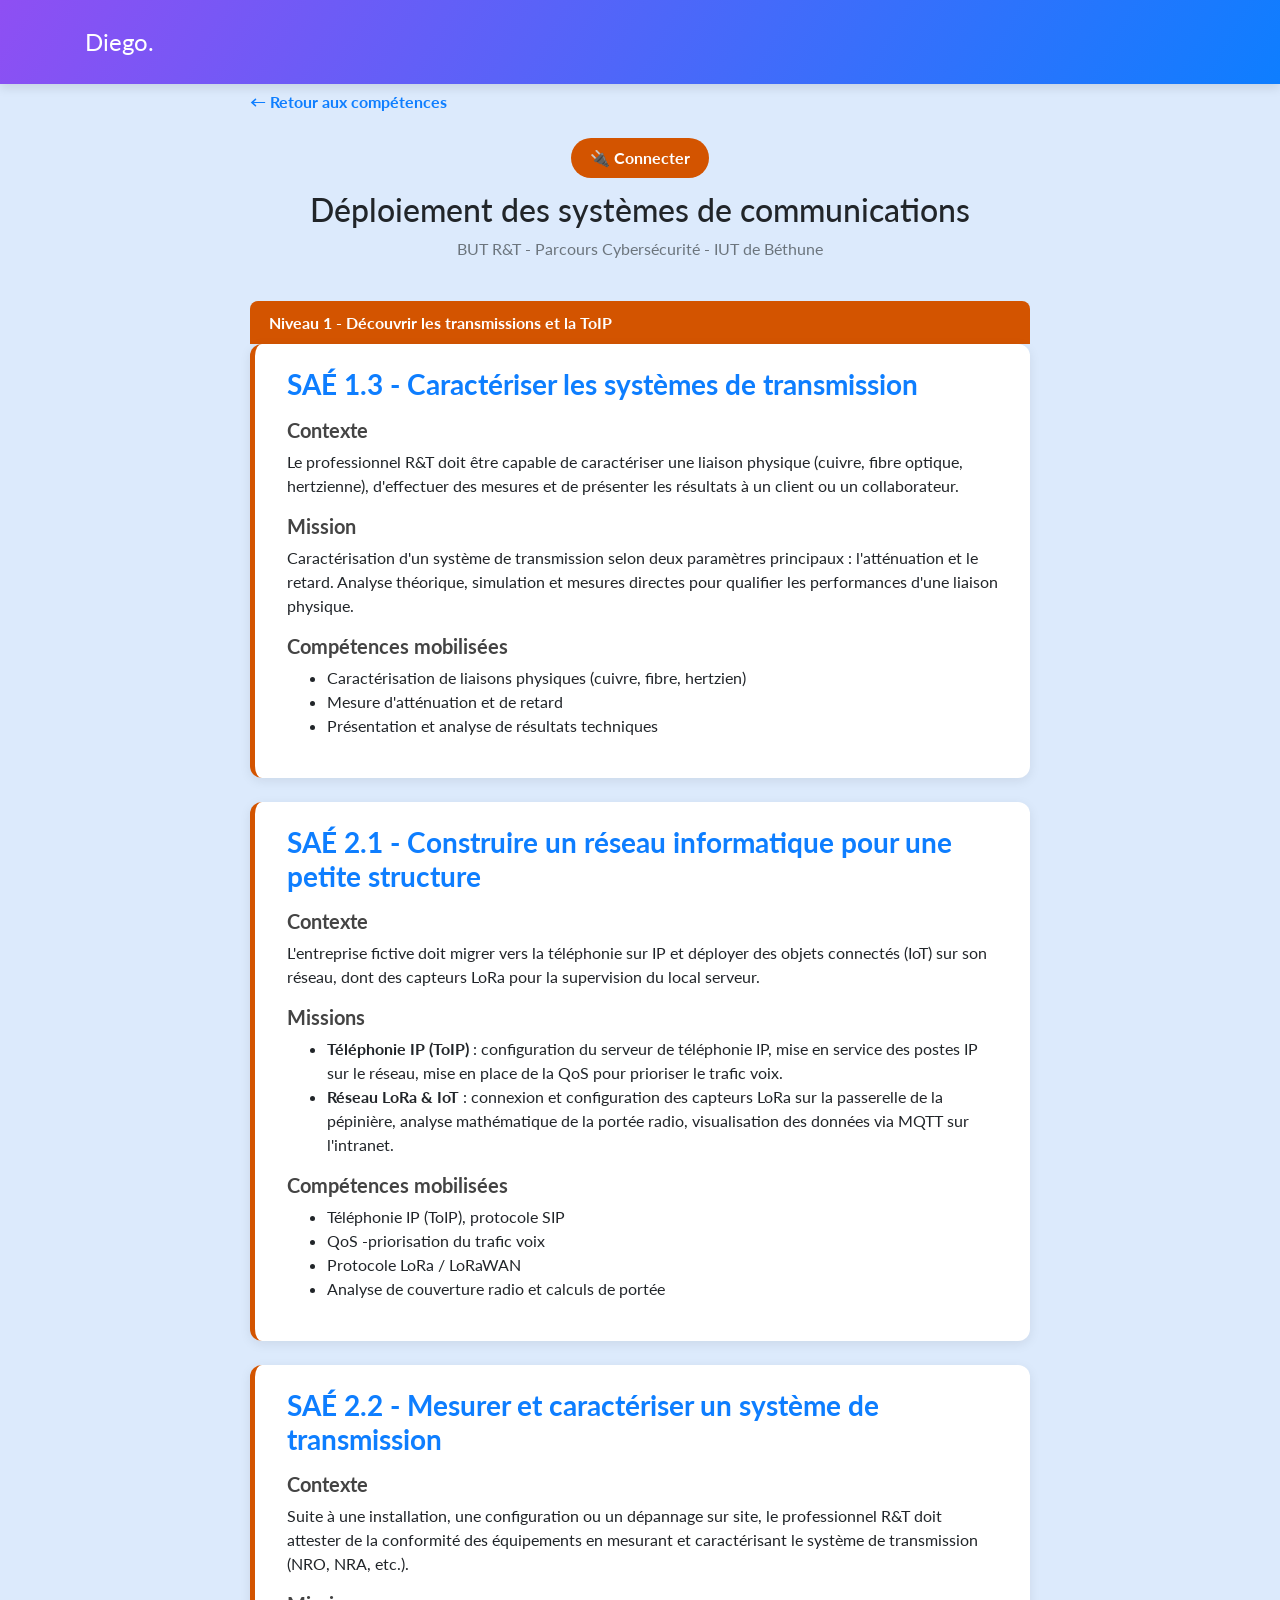
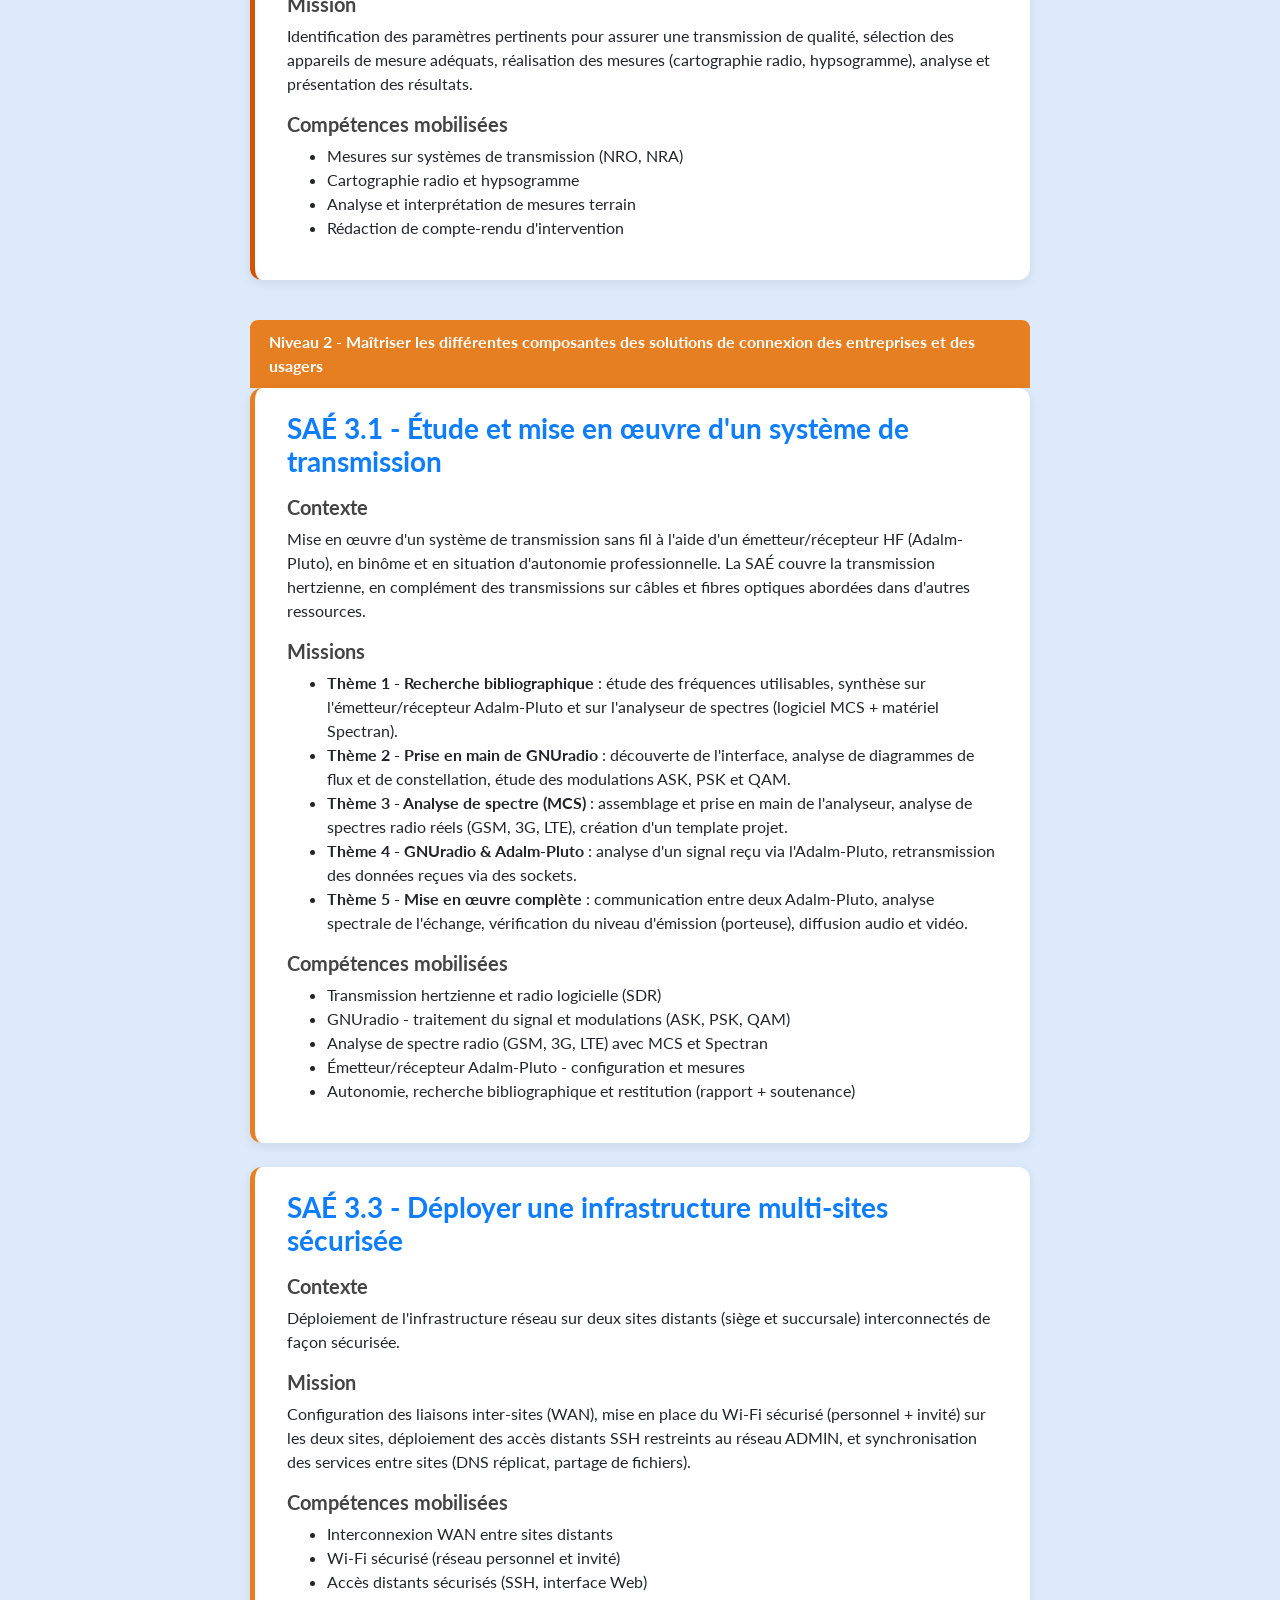
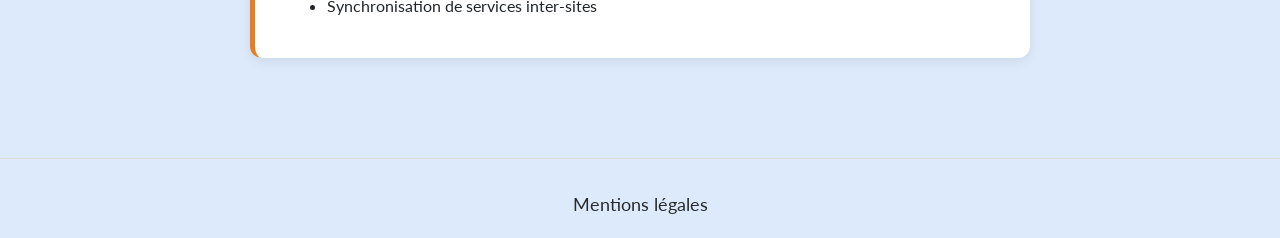
<file: competences/connecter.html>
<!DOCTYPE html>
<html lang="fr">
<head>
  <meta charset="utf-8">
  <meta name="viewport" content="width=device-width, initial-scale=1">
  <title>Connecter - Diego Mena</title>
  <link rel="stylesheet" href="https://maxcdn.bootstrapcdn.com/bootstrap/4.0.0/css/bootstrap.min.css">
  <link rel="stylesheet" type="text/css" href="../style.css">
</head>
<body style="background-color: rgb(220, 234, 252);">
  <nav class="navbar fixed-top navbar-expand-lg navbar-dark page-navbar gradient">
    <div class="container">
      <a class="navbar-brand logo" href="../index.html">Diego.</a>
    </div>
  </nav>

  <div class="sae-page">
    <a href="../index.html#competences" class="back-btn">← Retour aux compétences</a>
    <div class="sae-header">
      <span class="badge-competence" style="background:#d35400;">🔌 Connecter</span>
      <h2>Déploiement des systèmes de communications</h2>
      <p class="text-muted">BUT R&T - Parcours Cybersécurité - IUT de Béthune</p>
    </div>

    <!-- NIVEAU 1 -->
    <div class="niveau-section">
      <div class="niveau-header" style="background:#d35400;">Niveau 1 - Découvrir les transmissions et la ToIP</div>

      <div class="sae-card" style="border-left-color:#d35400;">
        <h3>SAÉ 1.3 - Caractériser les systèmes de transmission</h3>
        <h5>Contexte</h5>
        <p>Le professionnel R&T doit être capable de caractériser une liaison physique (cuivre, fibre optique, hertzienne), d'effectuer des mesures et de présenter les résultats à un client ou un collaborateur.</p>
        <h5>Mission</h5>
        <p>Caractérisation d'un système de transmission selon deux paramètres principaux : l'atténuation et le retard. Analyse théorique, simulation et mesures directes pour qualifier les performances d'une liaison physique.</p>
        <h5>Compétences mobilisées</h5>
        <ul>
          <li>Caractérisation de liaisons physiques (cuivre, fibre, hertzien)</li>
          <li>Mesure d'atténuation et de retard</li>
          <li>Présentation et analyse de résultats techniques</li>
        </ul>
      </div>

      <div class="sae-card" style="border-left-color:#d35400;">
        <h3>SAÉ 2.1 - Construire un réseau informatique pour une petite structure</h3>
        <h5>Contexte</h5>
        <p>L'entreprise fictive doit migrer vers la téléphonie sur IP et déployer des objets connectés (IoT) sur son réseau, dont des capteurs LoRa pour la supervision du local serveur.</p>
        <h5>Missions</h5>
        <ul>
          <li><strong>Téléphonie IP (ToIP)</strong> : configuration du serveur de téléphonie IP, mise en service des postes IP sur le réseau, mise en place de la QoS pour prioriser le trafic voix.</li>
          <li><strong>Réseau LoRa & IoT</strong> : connexion et configuration des capteurs LoRa sur la passerelle de la pépinière, analyse mathématique de la portée radio, visualisation des données via MQTT sur l'intranet.</li>
        </ul>
        <h5>Compétences mobilisées</h5>
        <ul>
          <li>Téléphonie IP (ToIP), protocole SIP</li>
          <li>QoS -priorisation du trafic voix</li>
          <li>Protocole LoRa / LoRaWAN</li>
          <li>Analyse de couverture radio et calculs de portée</li>
        </ul>
      </div>
      
      <div class="sae-card" style="border-left-color:#d35400;">
        <h3>SAÉ 2.2 - Mesurer et caractériser un système de transmission</h3>
        <h5>Contexte</h5>
        <p>Suite à une installation, une configuration ou un dépannage sur site, le professionnel R&T doit attester de la conformité des équipements en mesurant et caractérisant le système de transmission (NRO, NRA, etc.).</p>
        <h5>Mission</h5>
        <p>Identification des paramètres pertinents pour assurer une transmission de qualité, sélection des appareils de mesure adéquats, réalisation des mesures (cartographie radio, hypsogramme), analyse et présentation des résultats.</p>
        <h5>Compétences mobilisées</h5>
        <ul>
          <li>Mesures sur systèmes de transmission (NRO, NRA)</li>
          <li>Cartographie radio et hypsogramme</li>
          <li>Analyse et interprétation de mesures terrain</li>
          <li>Rédaction de compte-rendu d'intervention</li>
        </ul>
      </div>
    </div>

    <!-- NIVEAU 2 -->
    <div class="niveau-section">
      <div class="niveau-header" style="background:#e67e22;">Niveau 2 - Maîtriser les différentes composantes des solutions de connexion des entreprises et des usagers</div>

      <div class="sae-card" style="border-left-color:#e67e22;">
        <h3>SAÉ 3.1 - Étude et mise en œuvre d'un système de transmission</h3>
        <h5>Contexte</h5>
        <p>Mise en œuvre d'un système de transmission sans fil à l'aide d'un émetteur/récepteur HF (Adalm-Pluto), en binôme et en situation d'autonomie professionnelle. La SAÉ couvre la transmission hertzienne, en complément des transmissions sur câbles et fibres optiques abordées dans d'autres ressources.</p>
        <h5>Missions</h5>
        <ul>
          <li><strong>Thème 1 - Recherche bibliographique</strong> : étude des fréquences utilisables, synthèse sur l'émetteur/récepteur Adalm-Pluto et sur l'analyseur de spectres (logiciel MCS + matériel Spectran).</li>
          <li><strong>Thème 2 - Prise en main de GNUradio</strong> : découverte de l'interface, analyse de diagrammes de flux et de constellation, étude des modulations ASK, PSK et QAM.</li>
          <li><strong>Thème 3 - Analyse de spectre (MCS)</strong> : assemblage et prise en main de l'analyseur, analyse de spectres radio réels (GSM, 3G, LTE), création d'un template projet.</li>
          <li><strong>Thème 4 - GNUradio & Adalm-Pluto</strong> : analyse d'un signal reçu via l'Adalm-Pluto, retransmission des données reçues via des sockets.</li>
          <li><strong>Thème 5 - Mise en œuvre complète</strong> : communication entre deux Adalm-Pluto, analyse spectrale de l'échange, vérification du niveau d'émission (porteuse), diffusion audio et vidéo.</li>
        </ul>
        <h5>Compétences mobilisées</h5>
        <ul>
          <li>Transmission hertzienne et radio logicielle (SDR)</li>
          <li>GNUradio - traitement du signal et modulations (ASK, PSK, QAM)</li>
          <li>Analyse de spectre radio (GSM, 3G, LTE) avec MCS et Spectran</li>
          <li>Émetteur/récepteur Adalm-Pluto - configuration et mesures</li>
          <li>Autonomie, recherche bibliographique et restitution (rapport + soutenance)</li>
        </ul>
      </div>

      <div class="sae-card" style="border-left-color:#e67e22;">
        <h3>SAÉ 3.3 - Déployer une infrastructure multi-sites sécurisée</h3>
        <h5>Contexte</h5>
        <p>Déploiement de l'infrastructure réseau sur deux sites distants (siège et succursale) interconnectés de façon sécurisée.</p>
        <h5>Mission</h5>
        <p>Configuration des liaisons inter-sites (WAN), mise en place du Wi-Fi sécurisé (personnel + invité) sur les deux sites, déploiement des accès distants SSH restreints au réseau ADMIN, et synchronisation des services entre sites (DNS réplicat, partage de fichiers).</p>
        <h5>Compétences mobilisées</h5>
        <ul>
          <li>Interconnexion WAN entre sites distants</li>
          <li>Wi-Fi sécurisé (réseau personnel et invité)</li>
          <li>Accès distants sécurisés (SSH, interface Web)</li>
          <li>Synchronisation de services inter-sites</li>
        </ul>
      </div>
    </div>

  </div>

  <footer class="page-footer">
    <div class="container">
      <a href="../mentionslegales.html">Mentions légales</a>
    </div>
  </footer>
</body>
</html>
</file>
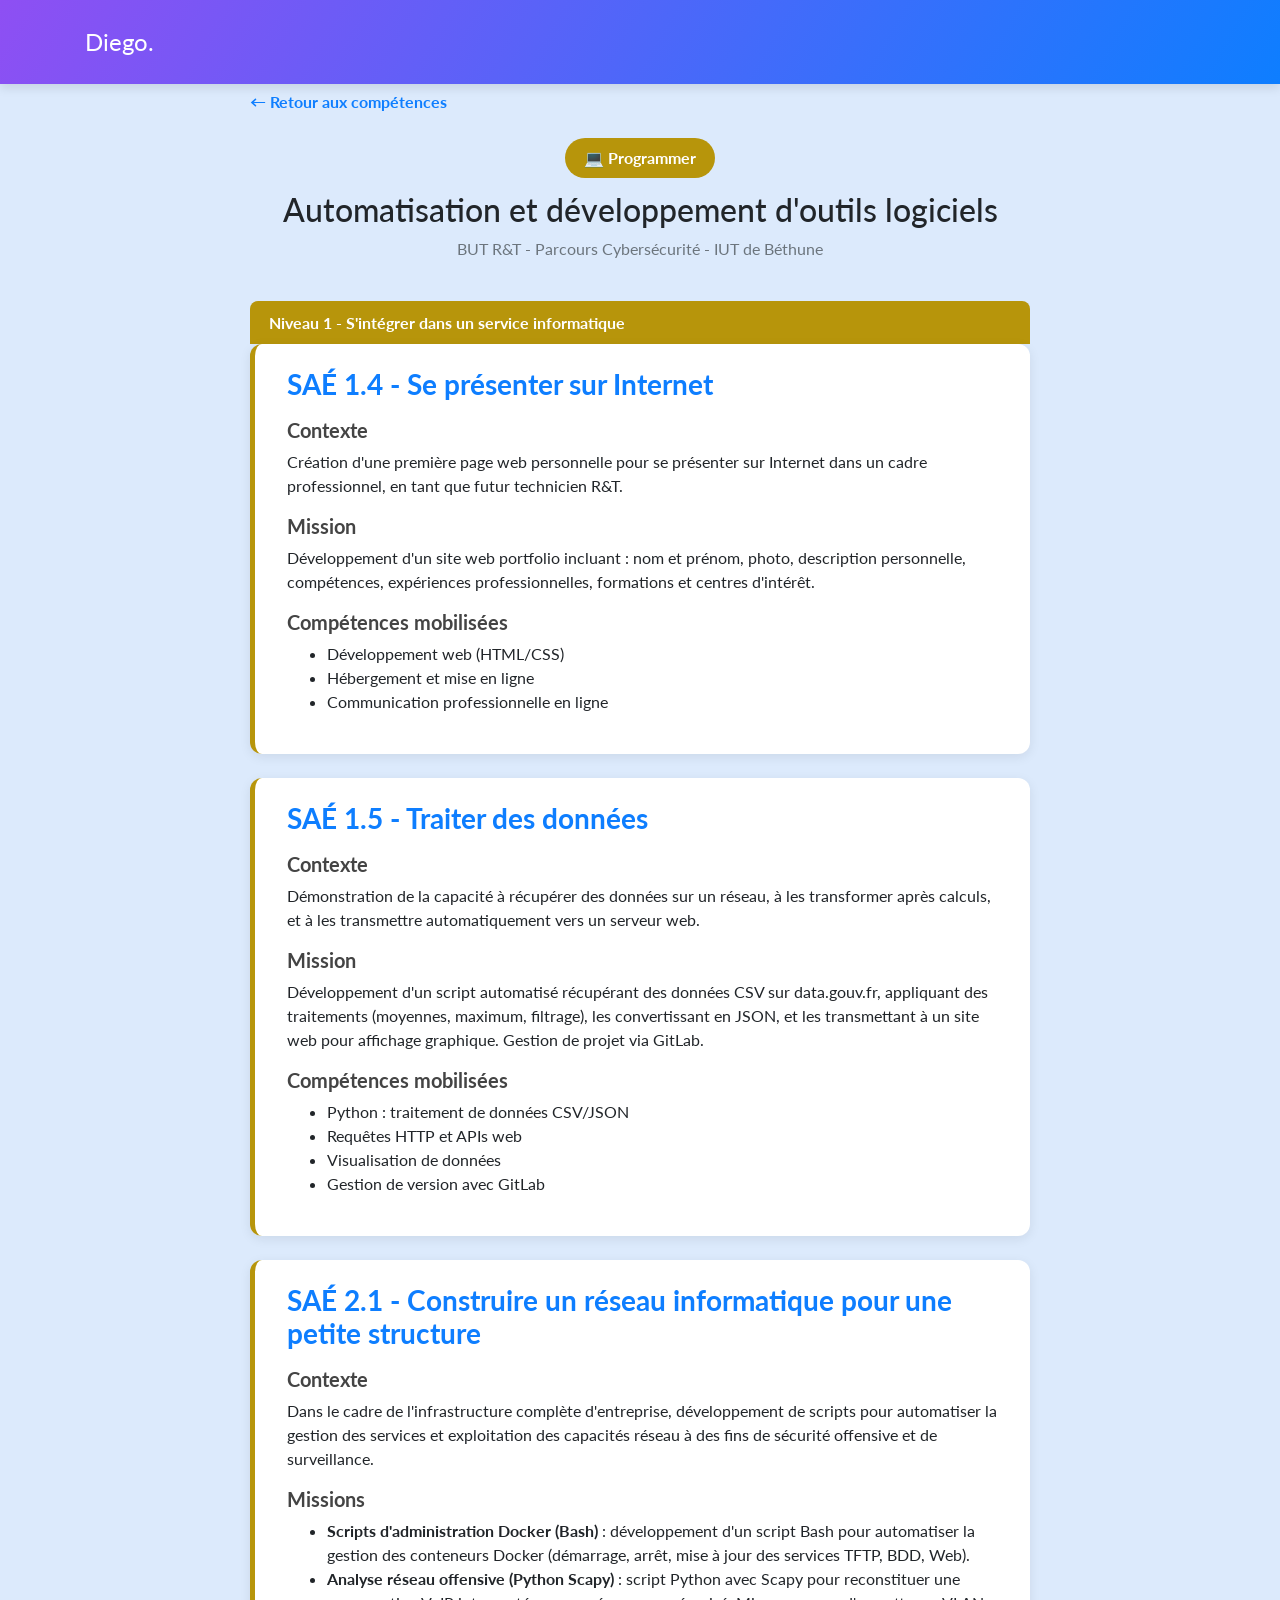
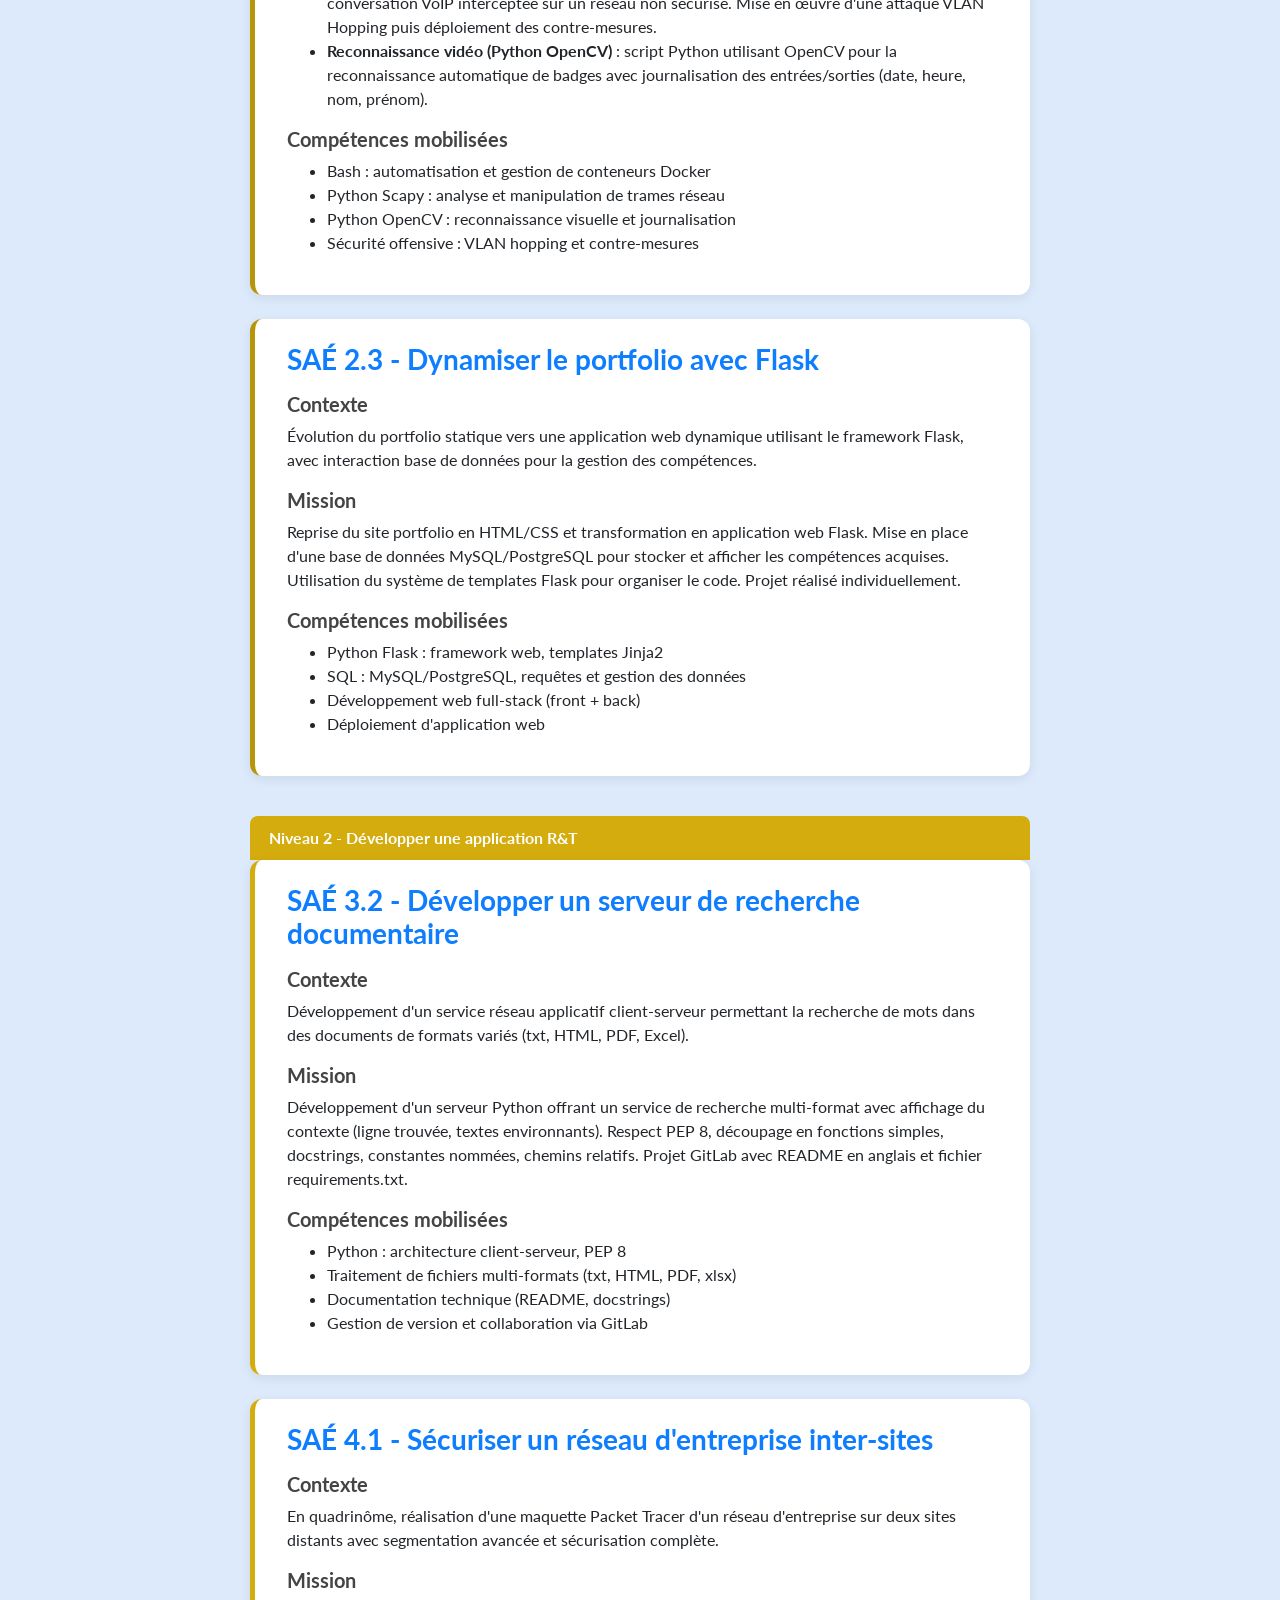
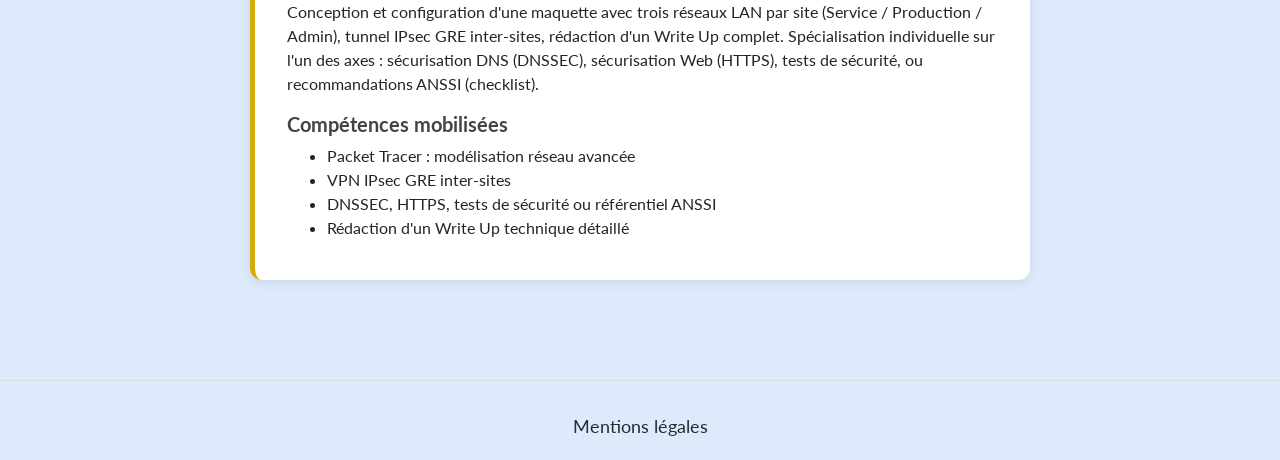
<file: competences/programmer.html>
<!DOCTYPE html>
<html lang="fr">
<head>
  <meta charset="utf-8">
  <meta name="viewport" content="width=device-width, initial-scale=1">
  <title>Programmer - Diego Mena</title>
  <link rel="stylesheet" href="https://maxcdn.bootstrapcdn.com/bootstrap/4.0.0/css/bootstrap.min.css">
  <link rel="stylesheet" type="text/css" href="../style.css">
</head>
<body style="background-color: rgb(220, 234, 252);">
  <nav class="navbar fixed-top navbar-expand-lg navbar-dark page-navbar gradient">
    <div class="container">
      <a class="navbar-brand logo" href="../index.html">Diego.</a>
    </div>
  </nav>

  <div class="sae-page">
    <a href="../index.html#competences" class="back-btn">← Retour aux compétences</a>
    <div class="sae-header">
      <span class="badge-competence" style="background:#b7950b;">💻 Programmer</span>
      <h2>Automatisation et développement d'outils logiciels</h2>
      <p class="text-muted">BUT R&T - Parcours Cybersécurité - IUT de Béthune</p>
    </div>

    <!-- NIVEAU 1 -->
    <div class="niveau-section">
      <div class="niveau-header" style="background:#b7950b;">Niveau 1 - S'intégrer dans un service informatique</div>

      <div class="sae-card" style="border-left-color:#b7950b;">
        <h3>SAÉ 1.4 - Se présenter sur Internet</h3>
        <h5>Contexte</h5>
        <p>Création d'une première page web personnelle pour se présenter sur Internet dans un cadre professionnel, en tant que futur technicien R&T.</p>
        <h5>Mission</h5>
        <p>Développement d'un site web portfolio incluant : nom et prénom, photo, description personnelle, compétences, expériences professionnelles, formations et centres d'intérêt.</p>
        <h5>Compétences mobilisées</h5>
        <ul>
          <li>Développement web (HTML/CSS)</li>
          <li>Hébergement et mise en ligne</li>
          <li>Communication professionnelle en ligne</li>
        </ul>
      </div>

      <div class="sae-card" style="border-left-color:#b7950b;">
        <h3>SAÉ 1.5 - Traiter des données</h3>
        <h5>Contexte</h5>
        <p>Démonstration de la capacité à récupérer des données sur un réseau, à les transformer après calculs, et à les transmettre automatiquement vers un serveur web.</p>
        <h5>Mission</h5>
        <p>Développement d'un script automatisé récupérant des données CSV sur data.gouv.fr, appliquant des traitements (moyennes, maximum, filtrage), les convertissant en JSON, et les transmettant à un site web pour affichage graphique. Gestion de projet via GitLab.</p>
        <h5>Compétences mobilisées</h5>
        <ul>
          <li>Python : traitement de données CSV/JSON</li>
          <li>Requêtes HTTP et APIs web</li>
          <li>Visualisation de données</li>
          <li>Gestion de version avec GitLab</li>
        </ul>
      </div>

      <div class="sae-card" style="border-left-color:#b7950b;">
        <h3>SAÉ 2.1 - Construire un réseau informatique pour une petite structure</h3>
        <h5>Contexte</h5>
        <p>Dans le cadre de l'infrastructure complète d'entreprise, développement de scripts pour automatiser la gestion des services et exploitation des capacités réseau à des fins de sécurité offensive et de surveillance.</p>
        <h5>Missions</h5>
        <ul>
          <li><strong>Scripts d'administration Docker (Bash)</strong> : développement d'un script Bash pour automatiser la gestion des conteneurs Docker (démarrage, arrêt, mise à jour des services TFTP, BDD, Web).</li>
          <li><strong>Analyse réseau offensive (Python Scapy)</strong> : script Python avec Scapy pour reconstituer une conversation VoIP interceptée sur un réseau non sécurisé. Mise en œuvre d'une attaque VLAN Hopping puis déploiement des contre-mesures.</li>
          <li><strong>Reconnaissance vidéo (Python OpenCV)</strong> : script Python utilisant OpenCV pour la reconnaissance automatique de badges avec journalisation des entrées/sorties (date, heure, nom, prénom).</li>
        </ul>
        <h5>Compétences mobilisées</h5>
        <ul>
          <li>Bash : automatisation et gestion de conteneurs Docker</li>
          <li>Python Scapy : analyse et manipulation de trames réseau</li>
          <li>Python OpenCV : reconnaissance visuelle et journalisation</li>
          <li>Sécurité offensive : VLAN hopping et contre-mesures</li>
        </ul>
      </div>

      <div class="sae-card" style="border-left-color:#b7950b;">
        <h3>SAÉ 2.3 - Dynamiser le portfolio avec Flask</h3>
        <h5>Contexte</h5>
        <p>Évolution du portfolio statique vers une application web dynamique utilisant le framework Flask, avec interaction base de données pour la gestion des compétences.</p>
        <h5>Mission</h5>
        <p>Reprise du site portfolio en HTML/CSS et transformation en application web Flask. Mise en place d'une base de données MySQL/PostgreSQL pour stocker et afficher les compétences acquises. Utilisation du système de templates Flask pour organiser le code. Projet réalisé individuellement.</p>
        <h5>Compétences mobilisées</h5>
        <ul>
          <li>Python Flask : framework web, templates Jinja2</li>
          <li>SQL : MySQL/PostgreSQL, requêtes et gestion des données</li>
          <li>Développement web full-stack (front + back)</li>
          <li>Déploiement d'application web</li>
        </ul>
      </div>
    </div>

    <!-- NIVEAU 2 -->
    <div class="niveau-section">
      <div class="niveau-header" style="background:#d4ac0d;">Niveau 2 - Développer une application R&T</div>

      <div class="sae-card" style="border-left-color:#d4ac0d;">
        <h3>SAÉ 3.2 - Développer un serveur de recherche documentaire</h3>
        <h5>Contexte</h5>
        <p>Développement d'un service réseau applicatif client-serveur permettant la recherche de mots dans des documents de formats variés (txt, HTML, PDF, Excel).</p>
        <h5>Mission</h5>
        <p>Développement d'un serveur Python offrant un service de recherche multi-format avec affichage du contexte (ligne trouvée, textes environnants). Respect PEP 8, découpage en fonctions simples, docstrings, constantes nommées, chemins relatifs. Projet GitLab avec README en anglais et fichier requirements.txt.</p>
        <h5>Compétences mobilisées</h5>
        <ul>
          <li>Python : architecture client-serveur, PEP 8</li>
          <li>Traitement de fichiers multi-formats (txt, HTML, PDF, xlsx)</li>
          <li>Documentation technique (README, docstrings)</li>
          <li>Gestion de version et collaboration via GitLab</li>
        </ul>
      </div>

      <div class="sae-card" style="border-left-color:#d4ac0d;">
        <h3>SAÉ 4.1 - Sécuriser un réseau d'entreprise inter-sites</h3>
        <h5>Contexte</h5>
        <p>En quadrinôme, réalisation d'une maquette Packet Tracer d'un réseau d'entreprise sur deux sites distants avec segmentation avancée et sécurisation complète.</p>
        <h5>Mission</h5>
        <p>Conception et configuration d'une maquette avec trois réseaux LAN par site (Service / Production / Admin), tunnel IPsec GRE inter-sites, rédaction d'un Write Up complet. Spécialisation individuelle sur l'un des axes : sécurisation DNS (DNSSEC), sécurisation Web (HTTPS), tests de sécurité, ou recommandations ANSSI (checklist).</p>
        <h5>Compétences mobilisées</h5>
        <ul>
          <li>Packet Tracer : modélisation réseau avancée</li>
          <li>VPN IPsec GRE inter-sites</li>
          <li>DNSSEC, HTTPS, tests de sécurité ou référentiel ANSSI</li>
          <li>Rédaction d'un Write Up technique détaillé</li>
        </ul>
      </div>
    </div>
  </div>

  <footer class="page-footer">
    <div class="container">
      <a href="../mentionslegales.html">Mentions légales</a>
    </div>
  </footer>
</body>
</html>
</file>
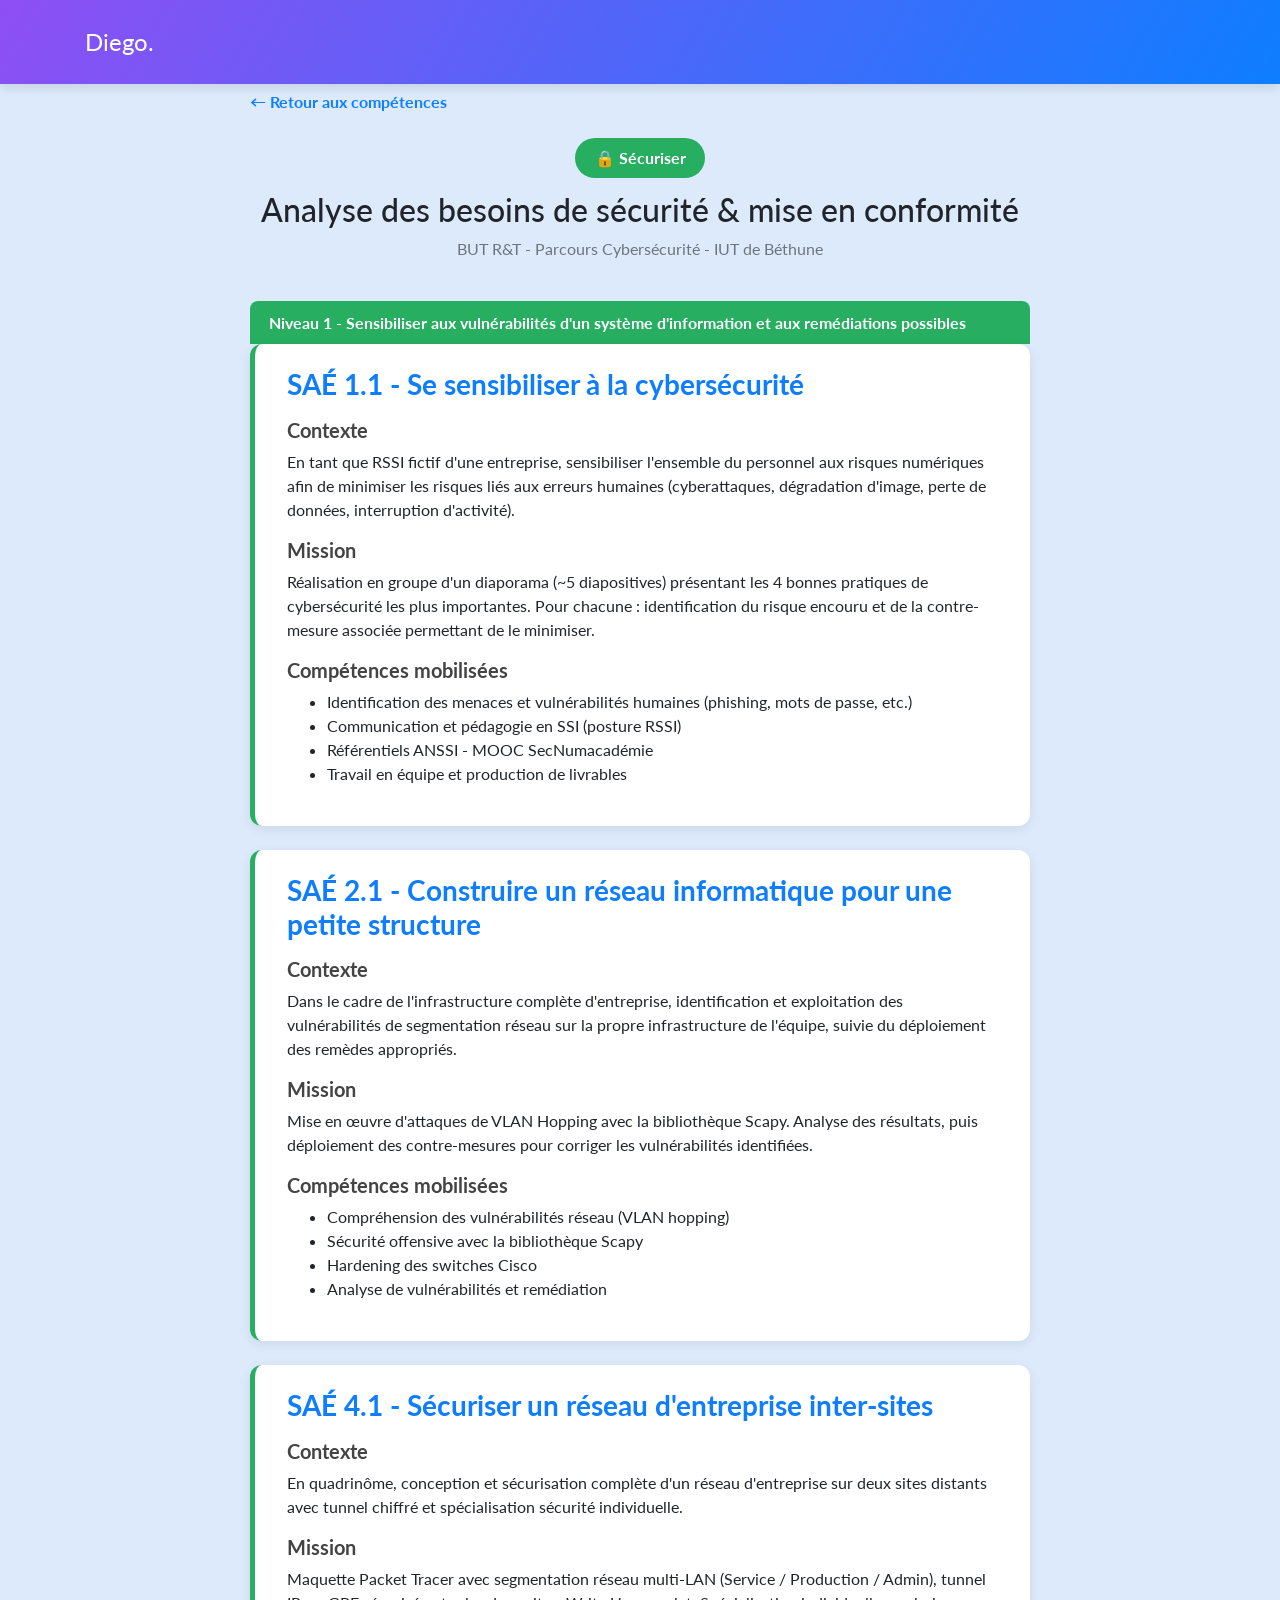
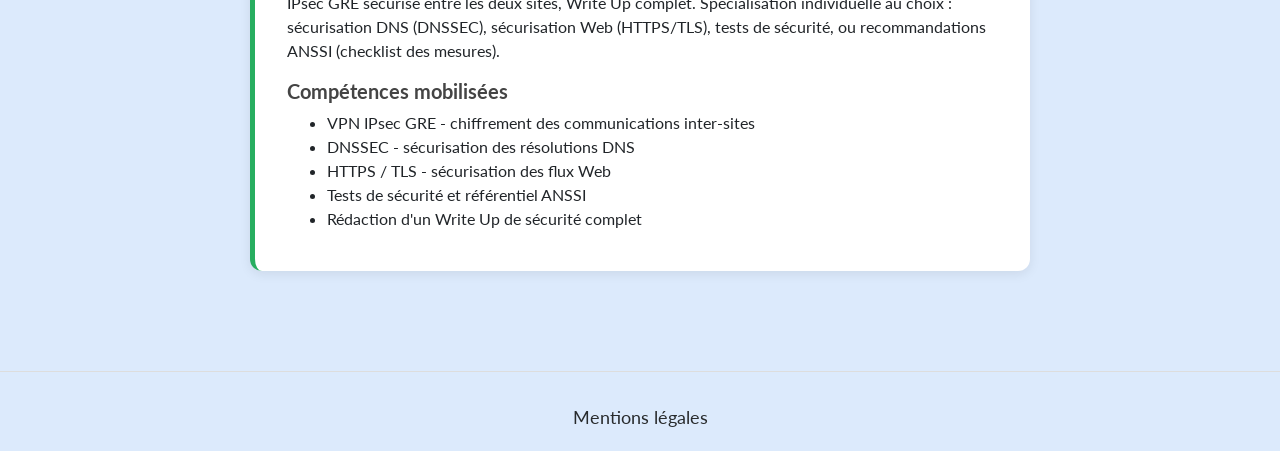
<file: competences/securiser.html>
<!DOCTYPE html>
<html lang="fr">
<head>
  <meta charset="utf-8">
  <meta name="viewport" content="width=device-width, initial-scale=1">
  <title>Sécuriser - Diego Mena</title>
  <link rel="stylesheet" href="https://maxcdn.bootstrapcdn.com/bootstrap/4.0.0/css/bootstrap.min.css">
  <link rel="stylesheet" type="text/css" href="../style.css">
</head>
<body style="background-color: rgb(220, 234, 252);">
  <nav class="navbar fixed-top navbar-expand-lg navbar-dark page-navbar gradient">
    <div class="container">
      <a class="navbar-brand logo" href="../index.html">Diego.</a>
    </div>
  </nav>

  <div class="sae-page">
    <a href="../index.html#competences" class="back-btn">← Retour aux compétences</a>
    <div class="sae-header">
      <span class="badge-competence" style="background:#27ae60;">🔒 Sécuriser</span>
      <h2>Analyse des besoins de sécurité & mise en conformité</h2>
      <p class="text-muted">BUT R&T - Parcours Cybersécurité - IUT de Béthune</p>
    </div>

    <!-- NIVEAU 1 -->
    <div class="niveau-section">
      <div class="niveau-header" style="background:#27ae60;">Niveau 1 - Sensibiliser aux vulnérabilités d'un système d'information et aux remédiations possibles</div>

      <div class="sae-card" style="border-left-color:#27ae60;">
        <h3>SAÉ 1.1 - Se sensibiliser à la cybersécurité</h3>
        <h5>Contexte</h5>
        <p>En tant que RSSI fictif d'une entreprise, sensibiliser l'ensemble du personnel aux risques numériques afin de minimiser les risques liés aux erreurs humaines (cyberattaques, dégradation d'image, perte de données, interruption d'activité).</p>
        <h5>Mission</h5>
        <p>Réalisation en groupe d'un diaporama (~5 diapositives) présentant les 4 bonnes pratiques de cybersécurité les plus importantes. Pour chacune : identification du risque encouru et de la contre-mesure associée permettant de le minimiser.</p>
        <h5>Compétences mobilisées</h5>
        <ul>
          <li>Identification des menaces et vulnérabilités humaines (phishing, mots de passe, etc.)</li>
          <li>Communication et pédagogie en SSI (posture RSSI)</li>
          <li>Référentiels ANSSI - MOOC SecNumacadémie</li>
          <li>Travail en équipe et production de livrables</li>
        </ul>
      </div>

      <div class="sae-card" style="border-left-color:#27ae60;">
        <h3>SAÉ 2.1 - Construire un réseau informatique pour une petite structure</h3>
        <h5>Contexte</h5>
        <p>Dans le cadre de l'infrastructure complète d'entreprise, identification et exploitation des vulnérabilités de segmentation réseau sur la propre infrastructure de l'équipe, suivie du déploiement des remèdes appropriés.</p>
        <h5>Mission</h5>
        <p>Mise en œuvre d'attaques de VLAN Hopping avec la bibliothèque Scapy. Analyse des résultats, puis déploiement des contre-mesures pour corriger les vulnérabilités identifiées.</p>
        <h5>Compétences mobilisées</h5>
        <ul>
          <li>Compréhension des vulnérabilités réseau (VLAN hopping)</li>
          <li>Sécurité offensive avec la bibliothèque Scapy</li>
          <li>Hardening des switches Cisco</li>
          <li>Analyse de vulnérabilités et remédiation</li>
        </ul>
      </div>

      <div class="sae-card" style="border-left-color:#27ae60;">
        <h3>SAÉ 4.1 - Sécuriser un réseau d'entreprise inter-sites</h3>
        <h5>Contexte</h5>
        <p>En quadrinôme, conception et sécurisation complète d'un réseau d'entreprise sur deux sites distants avec tunnel chiffré et spécialisation sécurité individuelle.</p>
        <h5>Mission</h5>
        <p>Maquette Packet Tracer avec segmentation réseau multi-LAN (Service / Production / Admin), tunnel IPsec GRE sécurisé entre les deux sites, Write Up complet. Spécialisation individuelle au choix : sécurisation DNS (DNSSEC), sécurisation Web (HTTPS/TLS), tests de sécurité, ou recommandations ANSSI (checklist des mesures).</p>
        <h5>Compétences mobilisées</h5>
        <ul>
          <li>VPN IPsec GRE - chiffrement des communications inter-sites</li>
          <li>DNSSEC - sécurisation des résolutions DNS</li>
          <li>HTTPS / TLS - sécurisation des flux Web</li>
          <li>Tests de sécurité et référentiel ANSSI</li>
          <li>Rédaction d'un Write Up de sécurité complet</li>
        </ul>
      </div>
    </div>

  </div>

  <footer class="page-footer">
    <div class="container">
      <a href="../mentionslegales.html">Mentions légales</a>
    </div>
  </footer>
</body>
</html>
</file>
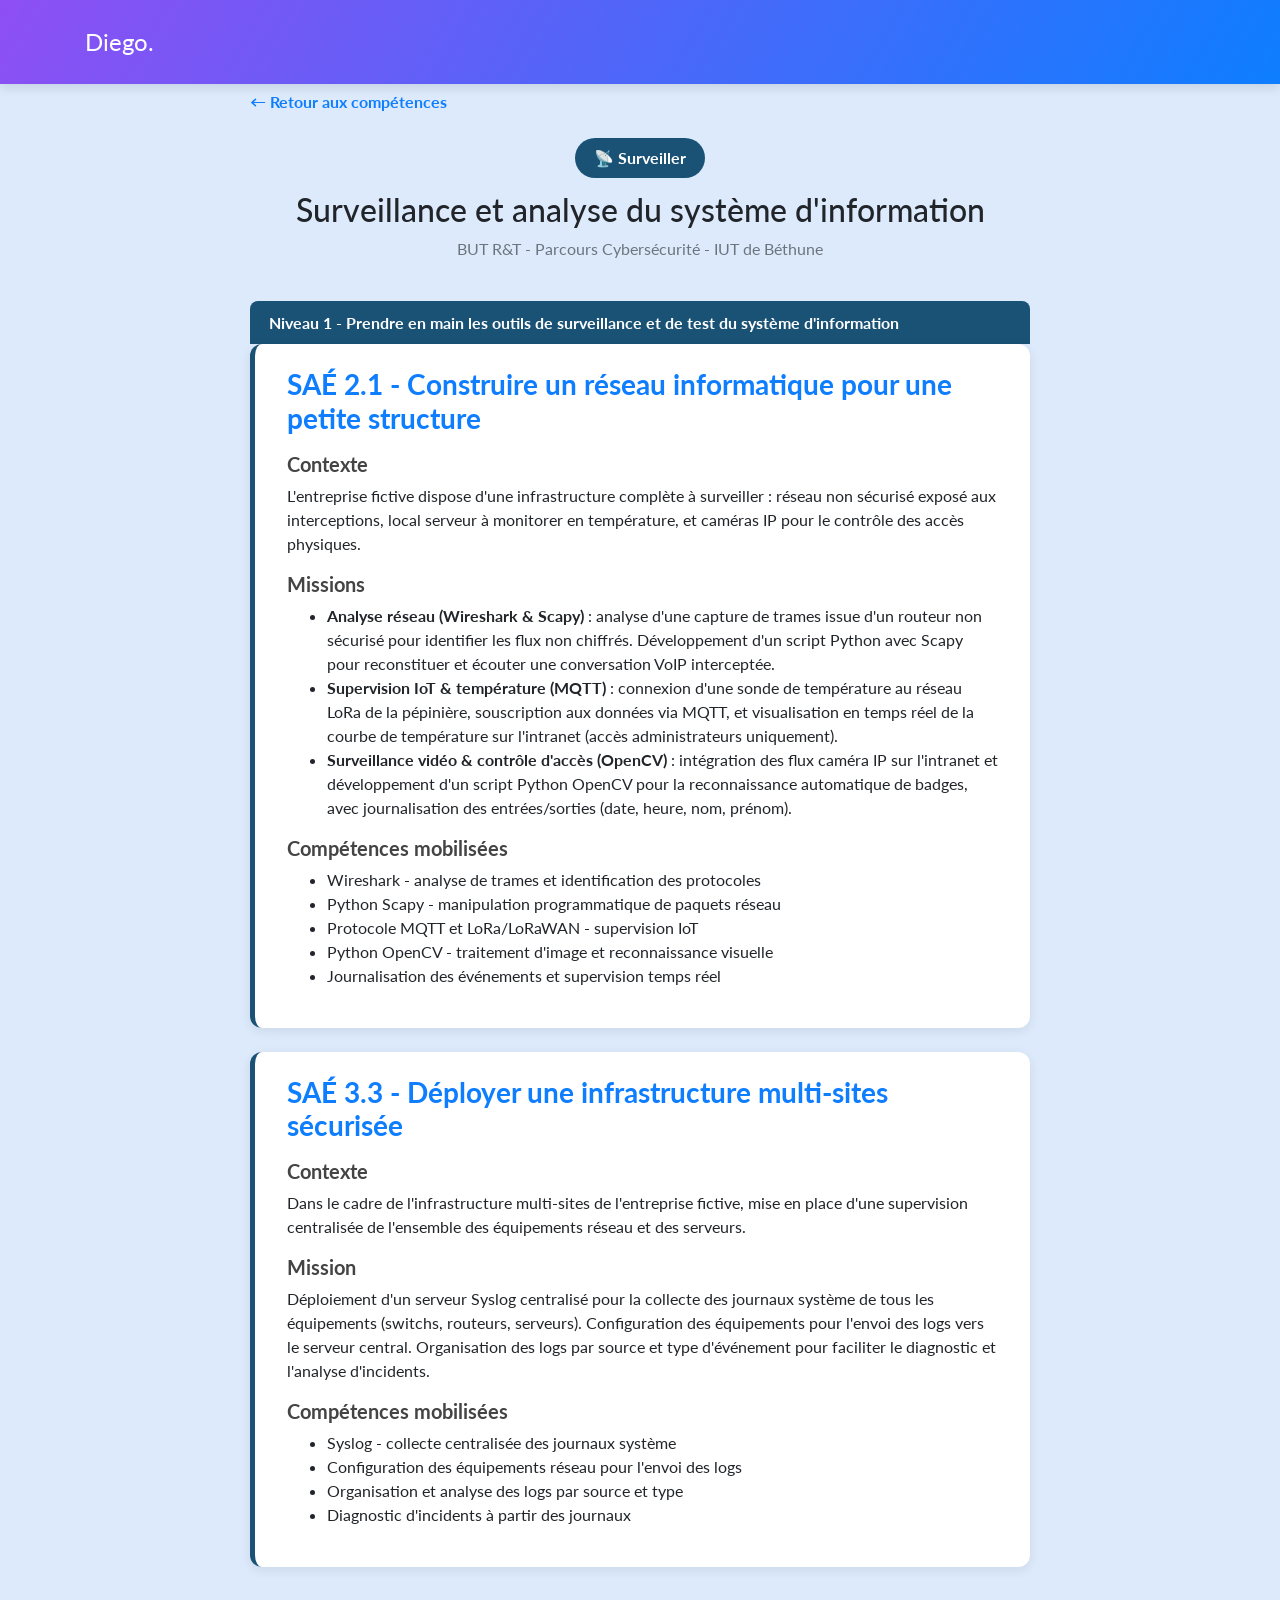
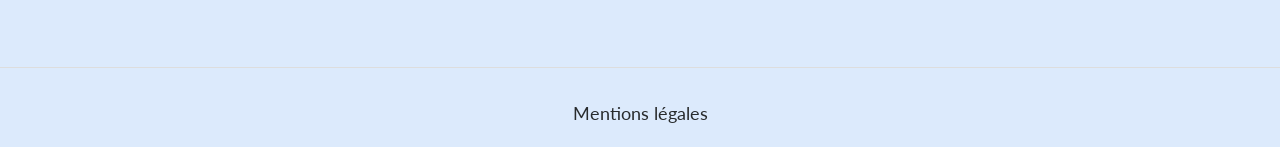
<file: competences/surveiller.html>
<!DOCTYPE html>
<html lang="fr">
<head>
  <meta charset="utf-8">
  <meta name="viewport" content="width=device-width, initial-scale=1">
  <title>Surveiller - Diego Mena</title>
  <link rel="stylesheet" href="https://maxcdn.bootstrapcdn.com/bootstrap/4.0.0/css/bootstrap.min.css">
  <link rel="stylesheet" type="text/css" href="../style.css">
</head>
<body style="background-color: rgb(220, 234, 252);">
  <nav class="navbar fixed-top navbar-expand-lg navbar-dark page-navbar gradient">
    <div class="container">
      <a class="navbar-brand logo" href="../index.html">Diego.</a>
    </div>
  </nav>

  <div class="sae-page">
    <a href="../index.html#competences" class="back-btn">← Retour aux compétences</a>
    <div class="sae-header">
      <span class="badge-competence" style="background:#1a5276;">📡 Surveiller</span>
      <h2>Surveillance et analyse du système d'information</h2>
      <p class="text-muted">BUT R&T - Parcours Cybersécurité - IUT de Béthune</p>
    </div>

    <!-- NIVEAU 1 -->
    <div class="niveau-section">
      <div class="niveau-header" style="background:#1a5276;">Niveau 1 - Prendre en main les outils de surveillance et de test du système d'information</div>

      <div class="sae-card" style="border-left-color:#1a5276;">
        <h3>SAÉ 2.1 - Construire un réseau informatique pour une petite structure</h3>
        <h5>Contexte</h5>
        <p>L'entreprise fictive dispose d'une infrastructure complète à surveiller : réseau non sécurisé exposé aux interceptions, local serveur à monitorer en température, et caméras IP pour le contrôle des accès physiques.</p>
        <h5>Missions</h5>
        <ul>
          <li><strong>Analyse réseau (Wireshark & Scapy)</strong> : analyse d'une capture de trames issue d'un routeur non sécurisé pour identifier les flux non chiffrés. Développement d'un script Python avec Scapy pour reconstituer et écouter une conversation VoIP interceptée.</li>
          <li><strong>Supervision IoT & température (MQTT)</strong> : connexion d'une sonde de température au réseau LoRa de la pépinière, souscription aux données via MQTT, et visualisation en temps réel de la courbe de température sur l'intranet (accès administrateurs uniquement).</li>
          <li><strong>Surveillance vidéo & contrôle d'accès (OpenCV)</strong> : intégration des flux caméra IP sur l'intranet et développement d'un script Python OpenCV pour la reconnaissance automatique de badges, avec journalisation des entrées/sorties (date, heure, nom, prénom).</li>
        </ul>
        <h5>Compétences mobilisées</h5>
        <ul>
          <li>Wireshark - analyse de trames et identification des protocoles</li>
          <li>Python Scapy - manipulation programmatique de paquets réseau</li>
          <li>Protocole MQTT et LoRa/LoRaWAN - supervision IoT</li>
          <li>Python OpenCV - traitement d'image et reconnaissance visuelle</li>
          <li>Journalisation des événements et supervision temps réel</li>
        </ul>
      </div>

      <div class="sae-card" style="border-left-color:#1a5276;">
        <h3>SAÉ 3.3 - Déployer une infrastructure multi-sites sécurisée</h3>
        <h5>Contexte</h5>
        <p>Dans le cadre de l'infrastructure multi-sites de l'entreprise fictive, mise en place d'une supervision centralisée de l'ensemble des équipements réseau et des serveurs.</p>
        <h5>Mission</h5>
        <p>Déploiement d'un serveur Syslog centralisé pour la collecte des journaux système de tous les équipements (switchs, routeurs, serveurs). Configuration des équipements pour l'envoi des logs vers le serveur central. Organisation des logs par source et type d'événement pour faciliter le diagnostic et l'analyse d'incidents.</p>
        <h5>Compétences mobilisées</h5>
        <ul>
          <li>Syslog - collecte centralisée des journaux système</li>
          <li>Configuration des équipements réseau pour l'envoi des logs</li>
          <li>Organisation et analyse des logs par source et type</li>
          <li>Diagnostic d'incidents à partir des journaux</li>
        </ul>
      </div>
    </div>

  </div>

  <footer class="page-footer">
    <div class="container">
      <a href="../mentionslegales.html">Mentions légales</a>
    </div>
  </footer>
</body>
</html>
</file>
<file: style.css>
@import url("https://fonts.googleapis.com/css?family=Lato:300,400");

body {
    font-family: 'Lato', sans-serif;
    background-color: rgb(220, 234, 252);
}

.page-navbar.navbar {
    box-shadow: 0 4px 10px rgba(0, 0, 0, 0.1);
}

.page-navbar .navbar-nav .nav-item a {
    font-weight: bold;
}

.page-navbar.navbar-dark .navbar-nav .nav-link {
    color: #fff;
}

.page-navbar .logo {
    font-size: 1.5rem;
}

.page-navbar.fixed-top + .page {
    padding-top: 62px;
}

.gradient {
    background: linear-gradient(120deg, #8e4ff3, #0e7eff);
    color: #fff !important;
}

.cv-block {
    padding-bottom: 60px;
    padding-top: 60px;
}

.cv-block.info {
    padding-top: 70px;
}

.cv-block.info h2 {
    font-weight: bold;
    margin-bottom: 40px;
}

.cv-block.info h3 {
    font-size: 1.3rem;
}

.cv-block.info .group {
    max-width: 800px;
    margin: auto;
}

.cv-block.info .group:not(:first-child) {
    margin-top: 90px;
}

.cv-block.info .group .period {
    font-size: 0.8rem;
    font-weight: bold;
    margin-top: 4px;
    color: #6c757d;
    opacity: 0.8;
}

.cv-block.info .group .organization {
    font-size: 0.85em;
    background-color: #0b84d4;
    display: inline-block;
    color: #fff;
    padding: 2px 8px;
    border-radius: 2em;
}

.cv-block.info .group .item {
    padding-bottom: 10px;
    margin-bottom: 25px;
    border-bottom: 1px solid #eee;
}

.cv-block.info .group h2 + .item {
    padding-top: 25px;
    border-top: 1px solid #eee;
}

.cv-block.info .group .item .row {
    margin-bottom: 5px;
}

.cv-block.info .hobbies p {
    max-width: 700px;
    margin: auto;
    font-size: 1.2em;
}

.page-footer {
    padding-top: 32px;
    border-top: 1px solid #ddd;
    text-align: center;
    padding-bottom: 20px;
}

.page-footer a {
    display: inline-block;
    margin: 0px 10px;
    color: #282b2d;
    font-size: 18px;
}

.page-footer .social-icons {
    margin-top: 20px;
    margin-bottom: 16px;
}

.styled-table {
    border-collapse: collapse;
    width: 100%;
    margin-top: 20px;
}

.styled-table th,
.styled-table td {
    padding: 10px;
    border: 1px solid rgb(110, 150, 206);
    text-align: left;
    background-color: #c8defc;
}

.styled-table th {
    background-color: #96c0f8;
    font-weight: bold;
}

img {
    margin-bottom: 20px;
}

@media (min-width: 768px) {
    .cv-block {
        padding-bottom: 120px;
        padding-top: 120px;
    }

    .cv-block.info .group .period {
        float: right;
    }
}

@media (min-width: 576px) {
    .navbar {
        padding-top: 1.2rem;
        padding-bottom: 1.2rem;
    }

    .portfolio-navbar.fixed-top + .page {
        padding-top: 6rem;
    }
}


/* ===== COMPÉTENCES GRID ===== */
.competences-grid {
  display: grid;
  grid-template-columns: repeat(auto-fit, minmax(220px, 1fr));
  gap: 1.2rem;
  margin-top: 1.5rem;
}

.competence-card {
  display: flex;
  flex-direction: column;
  align-items: center;
  text-align: center;
  padding: 1.8rem 1.2rem;
  border-radius: 12px;
  background: #fff;
  border: 2px solid var(--accent, #0e7eff);
  box-shadow: 0 3px 12px rgba(0,0,0,0.07);
  text-decoration: none;
  color: #282b2d;
  transition: transform 0.2s ease, box-shadow 0.2s ease;
}

.competence-card:hover {
  transform: translateY(-5px);
  box-shadow: 0 8px 24px rgba(0,0,0,0.14);
  text-decoration: none;
  color: #282b2d;
}

.competence-card .competence-icon {
  font-size: 2.4rem;
  margin-bottom: 0.6rem;
}

.competence-card h4 {
  color: var(--accent, #0e7eff);
  font-weight: bold;
  margin-bottom: 0.5rem;
}

.competence-card p {
  font-size: 0.88rem;
  color: #555;
  flex: 1;
}

.competence-card .voir-sae {
  margin-top: 1rem;
  font-size: 0.85rem;
  font-weight: bold;
  color: var(--accent, #0e7eff);
}

/* ===== SKILL CATEGORIES ===== */
.skill-category {
  background: #fff;
  border-radius: 10px;
  padding: 1rem 1.2rem;
  height: 100%;
  border-left: 4px solid #0e7eff;
  box-shadow: 0 2px 8px rgba(0,0,0,0.06);
}

.skill-category h5 {
  font-weight: bold;
  color: #0e7eff;
  margin-bottom: 0.7rem;
}

.skill-category ul {
  padding-left: 1.1rem;
  margin: 0;
  font-size: 0.9rem;
}

.skill-category ul li {
  margin-bottom: 0.25rem;
}

/* ===== SAE PAGE ===== */
.sae-page {
  max-width: 820px;
  margin: auto;
  padding: 90px 20px 60px;
}

.sae-page .back-btn {
  display: inline-block;
  margin-bottom: 1.5rem;
  color: #0e7eff;
  font-weight: bold;
  text-decoration: none;
}

.sae-page .back-btn:hover { text-decoration: underline; }

.sae-card {
  background: #fff;
  border-radius: 12px;
  padding: 1.5rem 2rem;
  margin-bottom: 1.5rem;
  box-shadow: 0 3px 12px rgba(0,0,0,0.08);
  border-left: 5px solid #0e7eff;
}

.sae-card h3 {
  color: #0e7eff;
  font-weight: bold;
}

.sae-card h5 {
  font-weight: bold;
  margin-top: 1rem;
  color: #444;
}

.sae-header {
  text-align: center;
  margin-bottom: 2.5rem;
}

.sae-header .badge-competence {
  display: inline-block;
  padding: 0.5rem 1.2rem;
  border-radius: 2rem;
  color: #fff;
  font-weight: bold;
  font-size: 1rem;
  margin-bottom: 0.8rem;
}

/* ===== NIVEAU SECTIONS ===== */
.niveau-section {
  margin-bottom: 2.5rem;
}

.niveau-header {
  color: #fff;
  font-weight: bold;
  font-size: 1rem;
  padding: 0.6rem 1.2rem;
  border-radius: 8px 8px 0 0;
  margin-bottom: 0;
}

.niveau-section .sae-card:first-of-type {
  border-radius: 0 0 0 0;
  margin-top: 0;
}
</file>
